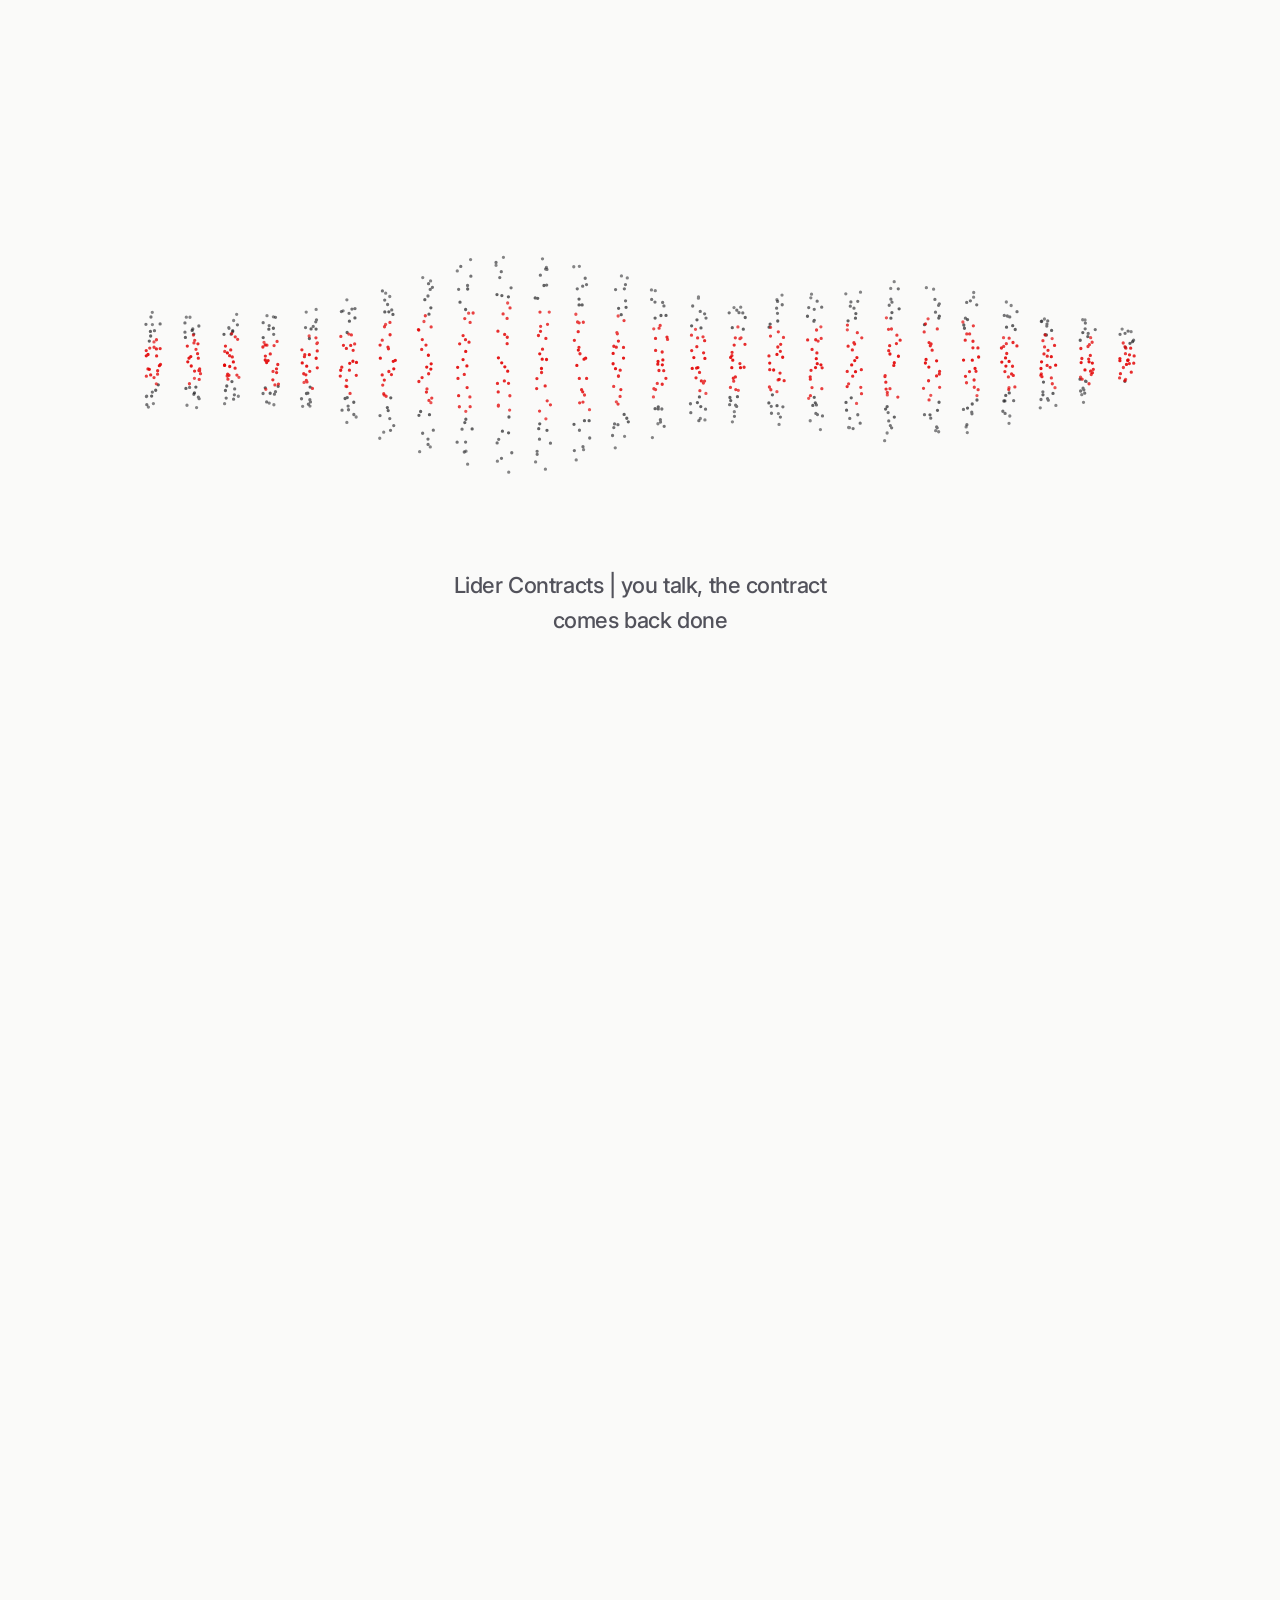
<file: index.html>
<!DOCTYPE html><html lang="pt-BR"><head><meta charset="utf-8"><meta name="viewport" content="width=device-width,initial-scale=1"><title>Contrato e invoice em inglês pelo WhatsApp | Lider Contracts</title><meta name="description" content="Mande um áudio no WhatsApp e receba contrato, orçamento e invoice em inglês, com a sua marca. Feito para quem presta serviço nos Estados Unidos."><meta name="robots" content="index,follow,max-image-preview:large"><link rel="canonical" href="https://lidercontracts.com/"><link rel="alternate" hreflang="pt-BR" href="https://lidercontracts.com/"><link rel="alternate" hreflang="en" href="https://lidercontracts.com/en/"><link rel="alternate" hreflang="es" href="https://lidercontracts.com/es/"><link rel="alternate" hreflang="x-default" href="https://lidercontracts.com/en/"><meta property="og:type" content="website"><meta property="og:url" content="https://lidercontracts.com/"><meta property="og:title" content="Você fala. O contrato sai pronto, em inglês."><meta property="og:description" content="Um áudio no WhatsApp vira contrato e invoice em inglês, com o nome e a logo da sua empresa."><meta property="og:locale" content="pt_BR"><meta property="og:site_name" content="Lider Contracts"><meta name="twitter:card" content="summary_large_image"><meta name="twitter:title" content="Você fala. O contrato sai pronto, em inglês."><meta name="twitter:description" content="Um áudio no WhatsApp vira contrato e invoice em inglês, com o nome e a logo da sua empresa."><link rel="icon" type="image/png" href="/assets/favicon.png"><link rel="apple-touch-icon" href="/assets/favicon.png"><meta name="theme-color" content="#fafaf9"><link rel="preconnect" href="https://fonts.googleapis.com"><link rel="preconnect" href="https://fonts.gstatic.com" crossorigin><link href="https://fonts.googleapis.com/css2?family=Inter:wght@400;500;600;700&family=JetBrains+Mono:wght@500;600&display=swap" rel="stylesheet"><link rel="stylesheet" href="/assets/site-us.css?v=20261125"><script>!function(){if("http:"===location.protocol||"https:"===location.protocol){var t="lidercommerce_us_lingua",a=(document.documentElement.getAttribute("lang")||"pt").slice(0,2);if("/"===location.pathname||"/index.html"===location.pathname){var e=location.search+location.hash,o=null;try{o=localStorage.getItem(t)}catch(t){}if(o)"pt"!==o&&n(o);else if(!/bot|crawl|spider|slurp|googlebot|bingpreview|duckduck|yandex|baidu/i.test(navigator.userAgent||"")){var l=(navigator.languages&&navigator.languages[0]||navigator.language||"").slice(0,2).toLowerCase();"es"===l?n("es"):l&&"pt"!==l&&n("en")}}else try{localStorage.setItem(t,a)}catch(t){}}function n(t){location.replace("/"+t+"/"+e)}}()</script><script>!function(){var e=document.documentElement,a=location.search;if(!(a.indexOf("sem-abertura")>-1)){if(!(a.indexOf("abertura")>-1)){try{if("1"===sessionStorage.getItem("lidercommerce_us_abertura_vista_v1"))return}catch(e){}if(window.matchMedia&&window.matchMedia("(prefers-reduced-motion: reduce)").matches)return}var t=document.createElement("style");t.textContent=".abertura-ativa,.abertura-ativa body{overflow:hidden;background:#fafaf9}.abertura-ativa body>*:not(.abertura){visibility:hidden}.abertura{visibility:visible}",document.head.appendChild(t),e.className+=" abertura-ativa",setTimeout(function(){e.classList.remove("abertura-ativa")},9e3)}}()</script><script src="/assets/abertura-us.js?v=20261125" defer="defer"></script><script type="application/ld+json">[{"@context":"https://schema.org","@type":"SoftwareApplication","name":"Lider Contracts","applicationCategory":"BusinessApplication","operatingSystem":"WhatsApp","inLanguage":"pt-BR","url":"https://lidercontracts.com/","description":"Mande um áudio no WhatsApp e receba contrato, orçamento e invoice em inglês, com a sua marca. Feito para quem presta serviço nos Estados Unidos.","offers":[{"@type":"Offer","name":"Grátis","price":"0","priceCurrency":"USD","description":"Para experimentar antes de decidir."},{"@type":"Offer","name":"Plus","price":"4","priceCurrency":"USD","description":"$48 por ano, num pagamento só"},{"@type":"Offer","name":"Pro","price":"18","priceCurrency":"USD","description":"$216 por ano, num pagamento só"}]},{"@context":"https://schema.org","@type":"FAQPage","inLanguage":"pt-BR","mainEntity":[{"@type":"Question","name":"Preciso saber inglês?","acceptedAnswer":{"@type":"Answer","text":"Não. Você fala em português ou em espanhol e o documento sai em inglês. O resumo que volta para você conferir vem na sua língua."}},{"@type":"Question","name":"Preciso baixar algum aplicativo?","acceptedAnswer":{"@type":"Answer","text":"Não. Tudo acontece no WhatsApp que você já usa todo dia. A central no computador serve para consultar o que já saiu."}},{"@type":"Question","name":"O contrato vale nos Estados Unidos?","acceptedAnswer":{"@type":"Answer","text":"Ele traz as partes, o serviço, os valores, o sinal e os campos de assinatura, no formato usado no dia a dia de quem presta serviço. Para obra grande ou caso fora do comum, vale passar com um advogado antes."}},{"@type":"Question","name":"Posso colocar a minha logo?","acceptedAnswer":{"@type":"Answer","text":"Pode. Nome, logo, endereço, sinal padrão e garantia ficam guardados uma vez e entram sozinhos em todo documento."}},{"@type":"Question","name":"E se o valor mudar depois?","acceptedAnswer":{"@type":"Answer","text":"Peça o ajuste no mesmo áudio ou por texto. Sai uma versão nova na hora, sem precisar recomeçar."}},{"@type":"Question","name":"Como eu cancelo?","acceptedAnswer":{"@type":"Answer","text":"Pelo próprio WhatsApp ou pela central, quando quiser. Sem multa e sem fidelidade."}}]}]</script></head><body><div class="abertura" aria-hidden="true"><p class="abertura-frase" data-frase="Lider Contracts | você fala, o contrato sai pronto"></p></div><header class="topo" id="topo"><div class="topo-caixa wrap"><a href="/" class="marca" aria-label="Lider Contracts" translate="no"><img src="/assets/logo-lc-marca.png" alt=""> <span translate="no" class="notranslate">Lider<i>Contracts</i></span></a><div class="topo-acoes"><nav class="linguas" aria-label="Idioma"><a href="/" aria-current="true" hreflang="pt-BR" lang="pt-BR">PT</a> <a href="/en/" hreflang="en" lang="en">EN</a> <a href="/es/" hreflang="es" lang="es">ES</a></nav><a href="#planos" class="topo-link some">Planos</a> <a href="https://lidercontracts.com/app/" class="topo-link">Entrar</a> <a href="#planos" class="btn btn-marca btn-p">Assinar</a></div></div></header><main><section class="hero"><div class="wrap"><div class="hero-grade"><div class="hero-texto"><span class="etiqueta-marca">Para quem presta serviço nos Estados Unidos</span><h1 class="display">Você fala. <span class="realce">O contrato sai pronto.</span></h1><p class="hero-tese">Grave um áudio no WhatsApp contando o cliente, o serviço e o valor. Em menos de um minuto volta um contrato e um invoice em inglês, com o nome e a logo da sua empresa.</p><div class="hero-acoes"><a href="#" class="btn btn-marca btn-g" data-wa><svg viewBox="0 0 24 24" fill="currentColor" aria-hidden="true"><path d="M12.04 2C6.58 2 2.13 6.45 2.13 11.91c0 1.75.46 3.45 1.32 4.95L2 22l5.25-1.38a9.9 9.9 0 0 0 4.79 1.22h.01c5.46 0 9.91-4.45 9.91-9.91 0-2.65-1.03-5.14-2.9-7.01A9.82 9.82 0 0 0 12.04 2Zm0 18.15h-.01a8.2 8.2 0 0 1-4.19-1.15l-.3-.18-3.12.82.83-3.04-.2-.31a8.22 8.22 0 0 1-1.26-4.38c0-4.54 3.7-8.24 8.25-8.24 2.2 0 4.27.86 5.83 2.42a8.19 8.19 0 0 1 2.41 5.83c0 4.54-3.7 8.23-8.24 8.23Zm4.52-6.16c-.25-.12-1.47-.72-1.69-.81-.23-.08-.39-.12-.56.13-.16.24-.64.8-.78.97-.14.16-.29.18-.54.06-.25-.12-1.05-.39-1.99-1.23-.74-.66-1.23-1.47-1.38-1.72-.14-.25-.01-.38.11-.5.11-.11.25-.29.37-.43.13-.15.17-.25.25-.41.08-.17.04-.31-.02-.43-.06-.12-.56-1.34-.76-1.84-.2-.48-.4-.42-.56-.43h-.48c-.16 0-.43.06-.65.31-.22.25-.86.84-.86 2.05s.88 2.38 1 2.54c.12.17 1.73 2.64 4.2 3.71.59.25 1.04.4 1.4.52.59.19 1.12.16 1.55.1.47-.07 1.47-.6 1.67-1.18.21-.58.21-1.07.15-1.18-.06-.1-.22-.17-.47-.29Z"/></svg> Testar grátis no WhatsApp </a><a href="#como" class="btn btn-linha btn-g">Ver como funciona</a></div><div class="selos"><span class="selo"><svg viewBox="0 0 24 24" fill="none" stroke="currentColor" stroke-width="2.6" stroke-linecap="round" stroke-linejoin="round" aria-hidden="true"><path d="M20 6 9 17l-5-5"/></svg>Começa de graça</span> <span class="selo"><svg viewBox="0 0 24 24" fill="none" stroke="currentColor" stroke-width="2.6" stroke-linecap="round" stroke-linejoin="round" aria-hidden="true"><path d="M20 6 9 17l-5-5"/></svg>Sem cartão</span> <span class="selo"><svg viewBox="0 0 24 24" fill="none" stroke="currentColor" stroke-width="2.6" stroke-linecap="round" stroke-linejoin="round" aria-hidden="true"><path d="M20 6 9 17l-5-5"/></svg>Sem baixar aplicativo</span></div></div><div class="cena" data-demo="1" aria-label="Exemplo de uma conversa no WhatsApp e do contrato que sai dela"><div class="aparelho"><div class="fone"><div class="fone-tela"><div class="fone-ilha"></div><div class="fone-topo"><span class="mono">9:41</span> <span class="fone-sinal"><svg viewBox="0 0 24 24" fill="currentColor" aria-hidden="true"><path d="M2 20h3v-6H2v6Zm5 0h3V9H7v11Zm5 0h3V4h-3v16Zm5 0h3v-9h-3v9Z"/></svg> <svg viewBox="0 0 24 24" fill="currentColor" aria-hidden="true"><path d="M2 6h16a2 2 0 0 1 2 2v8a2 2 0 0 1-2 2H2a2 2 0 0 1-2-2V8a2 2 0 0 1 2-2Zm1 2v8h14V8H3Zm19 2v4h1v-4h-1Z"/></svg></span></div><div class="chat-topo"><span class="chat-voltar"><svg viewBox="0 0 24 24" fill="none" stroke="currentColor" stroke-width="2.4" stroke-linecap="round" stroke-linejoin="round" aria-hidden="true"><path d="m15 18-6-6 6-6"/></svg></span><span class="chat-face"><svg viewBox="0 0 24 24" fill="currentColor" aria-hidden="true"><path d="M12 2a2 2 0 0 1 2 2v1h1a5 5 0 0 1 5 5v5a5 5 0 0 1-5 5H9a5 5 0 0 1-5-5v-5a5 5 0 0 1 5-5h1V4a2 2 0 0 1 2-2Zm-2.5 9a1.5 1.5 0 1 0 0 3 1.5 1.5 0 0 0 0-3Zm5 0a1.5 1.5 0 1 0 0 3 1.5 1.5 0 0 0 0-3Z"/></svg> </span><span class="chat-nome"><b translate="no" class="notranslate">Lider Contracts</b><span>online</span></span> <span class="chat-icones"><svg viewBox="0 0 24 24" fill="none" stroke="currentColor" stroke-width="2" aria-hidden="true"><path d="m23 7-7 5 7 5V7Z"/><rect x="1" y="5" width="15" height="14" rx="2"/></svg> <svg viewBox="0 0 24 24" fill="none" stroke="currentColor" stroke-width="2" aria-hidden="true"><path d="M22 16.92v3a2 2 0 0 1-2.18 2 19.8 19.8 0 0 1-8.63-3.07 19.5 19.5 0 0 1-6-6A19.8 19.8 0 0 1 2.12 4.2 2 2 0 0 1 4.11 2h3a2 2 0 0 1 2 1.72c.13.96.36 1.9.7 2.81a2 2 0 0 1-.45 2.11L8.1 9.9a16 16 0 0 0 6 6l1.26-1.26a2 2 0 0 1 2.11-.45c.9.34 1.85.57 2.81.7A2 2 0 0 1 22 16.92Z"/></svg></span></div><div class="chat"><div class="conversa" data-para="1"><span class="chat-dia">Hoje</span><div class="balao balao-eu"><div class="audio"><span class="audio-play"><svg viewBox="0 0 24 24" fill="currentColor" aria-hidden="true"><path d="M8 5v14l11-7L8 5Z"/></svg></span><span class="audio-onda" aria-hidden="true"><i class="on" style="height:6px"></i><i class="on" style="height:12px"></i><i class="on" style="height:18px"></i><i class="on" style="height:9px"></i><i class="on" style="height:15px"></i><i class="on" style="height:20px"></i><i style="height:11px"></i><i style="height:16px"></i><i style="height:7px"></i><i style="height:13px"></i><i style="height:18px"></i><i style="height:9px"></i><i style="height:14px"></i><i style="height:6px"></i><i style="height:11px"></i><i style="height:16px"></i> </span><span class="audio-tempo mono">0:38</span></div><span class="balao-hora mono">9:41<svg viewBox="0 0 24 24" fill="currentColor" aria-hidden="true"><path d="M18.4 6.6 9.9 15.1 7 12.2l-1.4 1.4 4.3 4.3 9.9-9.9-1.4-1.4Z"/><path d="M22.6 6.6 14.1 15.1l-.8-.8-1.4 1.4 2.2 2.2 9.9-9.9-1.4-1.4Z"/></svg></span></div><div class="balao balao-ela">Pintura interna para Karen Miller, 3 quartos. US$ 4.850 com 30% de sinal. Confere?<div class="balao-botoes"><span>Gerar PDF</span><span>Ajustar</span></div><span class="balao-hora mono">9:41</span></div><div class="balao balao-eu">Isso mesmo, pode gerar<span class="balao-hora mono">9:42<svg viewBox="0 0 24 24" fill="currentColor" aria-hidden="true"><path d="M18.4 6.6 9.9 15.1 7 12.2l-1.4 1.4 4.3 4.3 9.9-9.9-1.4-1.4Z"/><path d="M22.6 6.6 14.1 15.1l-.8-.8-1.4 1.4 2.2 2.2 9.9-9.9-1.4-1.4Z"/></svg></span></div><div class="balao balao-ela"><div class="anexo"><span class="anexo-icone">PDF</span> <span><b>Contract-1042.pdf</b><span>2 páginas · PDF</span></span></div>Pronto. É só encaminhar para a cliente. <span class="balao-hora mono">9:42</span></div></div><div class="conversa" data-para="2"><span class="chat-dia">Hoje</span><div class="balao balao-eu">Can you start next Monday? And are you insured?<span class="balao-hora mono">9:12<svg viewBox="0 0 24 24" fill="currentColor" aria-hidden="true"><path d="M18.4 6.6 9.9 15.1 7 12.2l-1.4 1.4 4.3 4.3 9.9-9.9-1.4-1.4Z"/><path d="M22.6 6.6 14.1 15.1l-.8-.8-1.4 1.4 2.2 2.2 9.9-9.9-1.4-1.4Z"/></svg></span></div><div class="balao balao-ela">A cliente perguntou se você começa na segunda e se você tem seguro. <span class="balao-rotulo">Resposta pronta em inglês</span> <span class="balao-caixa" lang="en">Yes, I can start Monday at 8 AM. I am fully insured and I can send you the certificate today.</span><div class="balao-botoes"><span>Copiar</span><span>Mudar o tom</span></div><span class="balao-hora mono">9:12</span></div></div><div class="conversa" data-para="3"><span class="chat-dia">Hoje</span><div class="balao balao-eu">Quanto eu cobro para pintar 3 quartos em Orlando?<span class="balao-hora mono">8:05<svg viewBox="0 0 24 24" fill="currentColor" aria-hidden="true"><path d="M18.4 6.6 9.9 15.1 7 12.2l-1.4 1.4 4.3 4.3 9.9-9.9-1.4-1.4Z"/><path d="M22.6 6.6 14.1 15.1l-.8-.8-1.4 1.4 2.2 2.2 9.9-9.9-1.4-1.4Z"/></svg></span></div><div class="balao balao-ela"><span class="balao-rotulo">O que se cobra na sua região</span><div class="faixa-preco"><div class="faixa-trilho"><i></i><b></b></div><div class="faixa-pontas mono"><span>$3,500</span><span>$5,200</span></div><div class="faixa-media">Média <b class="mono">$4,500</b></div></div>Pelo tamanho e pelo acabamento que você faz, sugiro US$ 4.850 com 30% de sinal.<div class="balao-botoes"><span class="so-um">Usar US$ 4.850</span></div><span class="balao-hora mono">8:05</span></div></div><div class="conversa" data-para="4"><span class="chat-dia">Hoje</span><div class="balao balao-eu balao-foto"><span class="foto" aria-hidden="true"><i></i></span> O que é essa mancha? Dá para pintar por cima? <span class="balao-hora mono">16:40<svg viewBox="0 0 24 24" fill="currentColor" aria-hidden="true"><path d="M18.4 6.6 9.9 15.1 7 12.2l-1.4 1.4 4.3 4.3 9.9-9.9-1.4-1.4Z"/><path d="M22.6 6.6 14.1 15.1l-.8-.8-1.4 1.4 2.2 2.2 9.9-9.9-1.4-1.4Z"/></svg></span></div><div class="balao balao-ela">Pela foto é infiltração: a mancha escura com a borda amarelada vem de água. Pintar por cima volta em duas semanas.<ol class="passos-chat"><li>Achar de onde vem a água</li><li>Tratar a umidade e lixar</li><li>Selador e duas demãos</li></ol><span class="balao-hora mono">16:41</span></div></div></div><div class="chat-pe"><span class="chat-campo">Mensagem<svg viewBox="0 0 24 24" fill="none" stroke="currentColor" stroke-width="2" aria-hidden="true"><path d="M21.44 11.05 12.25 20.24a6 6 0 0 1-8.49-8.49l9.19-9.19a4 4 0 0 1 5.66 5.66l-9.2 9.19a2 2 0 0 1-2.83-2.83l8.49-8.48"/></svg></span><span class="chat-mic"><svg viewBox="0 0 24 24" fill="currentColor" aria-hidden="true"><path d="M12 15a3 3 0 0 0 3-3V6a3 3 0 0 0-6 0v6a3 3 0 0 0 3 3Zm5-3a5 5 0 0 1-10 0H5a7 7 0 0 0 6 6.92V22h2v-3.08A7 7 0 0 0 19 12h-2Z"/></svg></span></div></div></div><div class="flutua flutua-1" data-para="1"><span class="flutua-face">KM</span> <span><span>Cliente</span><b>Karen Miller</b></span></div><div class="flutua flutua-2" data-para="1"><span class="flutua-face"><svg viewBox="0 0 24 24" fill="none" stroke="currentColor" stroke-width="2.2" stroke-linecap="round" aria-hidden="true"><path d="M19 11H5m14 0a2 2 0 0 1 2 2v6a2 2 0 0 1-2 2H5a2 2 0 0 1-2-2v-6a2 2 0 0 1 2-2m14 0V7a2 2 0 0 0-2-2H7a2 2 0 0 0-2 2v4"/></svg></span><span><span>Serviço</span><b>Pintura interna</b></span></div><div class="flutua flutua-3" data-para="1"><span class="flutua-face"><svg viewBox="0 0 24 24" fill="none" stroke="currentColor" stroke-width="2.4" stroke-linecap="round" aria-hidden="true"><path d="M12 1v22M17 5H9.5a3.5 3.5 0 0 0 0 7h5a3.5 3.5 0 0 1 0 7H6"/></svg></span><span><span>Total</span><b class="mono">US$ 4.850</b></span></div><div class="flutua flutua-2" data-para="2"><span class="flutua-face"><svg viewBox="0 0 24 24" fill="none" stroke="currentColor" stroke-width="2.2" stroke-linecap="round" stroke-linejoin="round" aria-hidden="true"><circle cx="12" cy="12" r="10"/><path d="M2 12h20M12 2a15.3 15.3 0 0 1 4 10 15.3 15.3 0 0 1-4 10 15.3 15.3 0 0 1-4-10 15.3 15.3 0 0 1 4-10Z"/></svg></span><span><span>Chegou em</span><b>Inglês</b></span></div><div class="flutua flutua-3" data-para="2"><span class="flutua-face"><svg viewBox="0 0 24 24" fill="none" stroke="currentColor" stroke-width="2.4" stroke-linecap="round" stroke-linejoin="round" aria-hidden="true"><path d="m17 2 4 4-4 4M3 11V9a4 4 0 0 1 4-4h14M7 22l-4-4 4-4M21 13v2a4 4 0 0 1-4 4H3"/></svg></span><span><span>Traduzido</span><b>Nos dois sentidos</b></span></div><div class="flutua flutua-2" data-para="3"><span class="flutua-face"><svg viewBox="0 0 24 24" fill="none" stroke="currentColor" stroke-width="2.2" stroke-linecap="round" stroke-linejoin="round" aria-hidden="true"><path d="M21 10c0 7-9 13-9 13s-9-6-9-13a9 9 0 0 1 18 0Z"/><circle cx="12" cy="10" r="3"/></svg></span><span><span>Região</span><b>Orlando, FL</b></span></div><div class="flutua flutua-3" data-para="3"><span class="flutua-face"><svg viewBox="0 0 24 24" fill="none" stroke="currentColor" stroke-width="2.4" stroke-linecap="round" stroke-linejoin="round" aria-hidden="true"><path d="M3 17l6-6 4 4 7-7"/><path d="M14 8h6v6"/></svg></span><span><span>Média da região</span><b class="mono">US$ 4.500</b></span></div><div class="flutua flutua-2" data-para="4"><span class="flutua-face"><svg viewBox="0 0 24 24" fill="none" stroke="currentColor" stroke-width="2.2" stroke-linecap="round" stroke-linejoin="round" aria-hidden="true"><rect x="3" y="3" width="18" height="18" rx="2"/><circle cx="8.5" cy="8.5" r="1.5"/><path d="m21 15-5-5L5 21"/></svg></span><span><span>Foto</span><b>Parede da sala</b></span></div><div class="flutua flutua-3" data-para="4"><span class="flutua-face"><svg viewBox="0 0 24 24" fill="none" stroke="currentColor" stroke-width="2.4" stroke-linecap="round" stroke-linejoin="round" aria-hidden="true"><path d="M12 2a7 7 0 0 0-4 12.7V17a2 2 0 0 0 2 2h4a2 2 0 0 0 2-2v-2.3A7 7 0 0 0 12 2Z"/><path d="M9 22h6"/></svg></span><span><span>Diagnóstico</span><b>Infiltração</b></span></div><div class="doc" data-para="1"><span class="doc-selo"><svg viewBox="0 0 24 24" fill="none" stroke="currentColor" stroke-width="3" stroke-linecap="round" stroke-linejoin="round" aria-hidden="true"><path d="M20 6 9 17l-5-5"/></svg>Em inglês</span><div class="doc-topo"><span class="doc-logo">RP</span> <span><b>Rivera Painting LLC</b><span>Orlando, FL</span></span></div><div class="doc-titulo">CONTRACT</div><div class="doc-para">Prepared for Karen Miller</div><div class="doc-linha"><span>Interior painting, 3 bedrooms</span><b class="mono">$3,600</b></div><div class="doc-linha"><span>Ceilings and trim</span><b class="mono">$850</b></div><div class="doc-linha"><span>Paint and materials</span><b class="mono">$400</b></div><div class="doc-total"><span>Total</span><span class="mono">$4,850.00</span></div><div class="doc-assina"><div><i></i><span>CONTRACTOR</span></div><div><i></i><span>CLIENT</span></div></div></div></div><div class="demo"><span class="demo-chamada"><svg viewBox="0 0 24 24" fill="none" stroke="currentColor" stroke-width="2.2" stroke-linecap="round" stroke-linejoin="round" aria-hidden="true"><path d="M9 11V6a2 2 0 0 1 4 0v5m0-1.5a2 2 0 0 1 4 0V15a6 6 0 0 1-6 6h-1a6 6 0 0 1-5.2-3l-1.6-2.8a2 2 0 0 1 3.4-2L9 15"/></svg> Toque e veja ela trabalhando</span><div class="demo-abas" role="tablist" aria-label="Toque e veja ela trabalhando"><button type="button" role="tab" aria-selected="true" data-aba="1" class="on">Orçamento por áudio</button> <button type="button" role="tab" aria-selected="false" data-aba="2">Inglês nas mensagens</button> <button type="button" role="tab" aria-selected="false" data-aba="3">Quanto cobrar</button> <button type="button" role="tab" aria-selected="false" data-aba="4">Dúvida por foto</button></div></div></div></div></div></section><section class="faixa faixa-papel" id="recursos"><div class="wrap"><div class="cabeca"><span class="etiqueta">O que ela faz por você</span><h2 class="display">Quatro coisas que você deixa de fazer à noite</h2><p>O trabalho de escritório que sobra para depois do serviço, resolvido no mesmo WhatsApp em que você já fala com o cliente.</p></div><div class="recursos"><article class="recurso"><span class="recurso-icone"><svg viewBox="0 0 24 24" fill="currentColor" aria-hidden="true"><path d="M12 15a3 3 0 0 0 3-3V6a3 3 0 0 0-6 0v6a3 3 0 0 0 3 3Zm5-3a5 5 0 0 1-10 0H5a7 7 0 0 0 6 6.92V22h2v-3.08A7 7 0 0 0 19 12h-2Z"/></svg></span><h3>Orçamento por áudio</h3><p>Você grava do jeito que falaria com o cliente. O serviço, o valor e as condições saem do áudio e viram documento.</p></article><article class="recurso"><span class="recurso-icone"><svg viewBox="0 0 24 24" fill="none" stroke="currentColor" stroke-width="2" stroke-linecap="round" stroke-linejoin="round" aria-hidden="true"><circle cx="12" cy="12" r="10"/><path d="M2 12h20M12 2a15.3 15.3 0 0 1 4 10 15.3 15.3 0 0 1-4 10 15.3 15.3 0 0 1-4-10 15.3 15.3 0 0 1 4-10Z"/></svg></span><h3>Inglês sem travar</h3><p>O documento sai em inglês americano, no formato que o cliente daqui espera ler e assinar.</p></article><article class="recurso"><span class="recurso-icone"><svg viewBox="0 0 24 24" fill="none" stroke="currentColor" stroke-width="2" stroke-linecap="round" stroke-linejoin="round" aria-hidden="true"><path d="M12 1v22M17 5H9.5a3.5 3.5 0 0 0 0 7h5a3.5 3.5 0 0 1 0 7H6"/></svg></span><h3>Quanto cobrar</h3><p>Na dúvida do preço, pergunte antes de mandar. Você recebe a faixa praticada no seu tipo de serviço e na sua região.</p></article><article class="recurso"><span class="recurso-icone"><svg viewBox="0 0 24 24" fill="none" stroke="currentColor" stroke-width="2" stroke-linecap="round" stroke-linejoin="round" aria-hidden="true"><rect x="3" y="3" width="18" height="18" rx="2"/><circle cx="8.5" cy="8.5" r="1.5"/><path d="m21 15-5-5L5 21"/></svg></span><h3>Foto vira resposta</h3><p>Mande a foto do serviço ou de um papel que você recebeu e pergunte o que precisar. A resposta volta no mesmo lugar.</p></article></div></div></section><section class="faixa" id="como"><div class="wrap"><div class="cabeca"><span class="etiqueta">Como funciona</span><h2 class="display">Três passos, um minuto</h2></div><div class="passos"><div class="passo"><span class="passo-icone"><span class="passo-num">1</span><svg viewBox="0 0 24 24" fill="currentColor" aria-hidden="true"><path d="M12 15a3 3 0 0 0 3-3V6a3 3 0 0 0-6 0v6a3 3 0 0 0 3 3Zm5-3a5 5 0 0 1-10 0H5a7 7 0 0 0 6 6.92V22h2v-3.08A7 7 0 0 0 19 12h-2Z"/></svg></span><h3>Fale</h3><p>Cliente, serviço e valor, num áudio só.</p></div><div class="passo"><span class="passo-icone"><span class="passo-num">2</span><svg viewBox="0 0 24 24" fill="none" stroke="currentColor" stroke-width="2" stroke-linecap="round" stroke-linejoin="round" aria-hidden="true"><path d="M9 11V6a2 2 0 0 1 4 0v5m0-1.5a2 2 0 0 1 4 0V15a6 6 0 0 1-6 6h-1a6 6 0 0 1-5.2-3l-1.6-2.8a2 2 0 0 1 3.4-2L9 15"/></svg></span><h3>Confira</h3><p>Leia o resumo e toque em Gerar PDF.</p></div><div class="passo"><span class="passo-icone"><span class="passo-num">3</span><svg viewBox="0 0 24 24" fill="none" stroke="currentColor" stroke-width="2" stroke-linecap="round" stroke-linejoin="round" aria-hidden="true"><path d="m22 2-7 20-4-9-9-4 20-7Z"/></svg></span><h3>Envie</h3><p>Em inglês, com a sua marca, pronto para assinar.</p></div></div></div></section><section class="faixa faixa-papel" id="para-quem"><div class="wrap"><div class="cabeca"><span class="etiqueta">Para quem é</span><h2 class="display">Feito para quem trabalha com as mãos</h2><p>Se você fecha o serviço na conversa e depois perde a noite montando papel, é para você.</p></div><div class="oficios"><span class="oficio"><svg viewBox="0 0 24 24" fill="none" stroke="currentColor" stroke-width="2.6" stroke-linecap="round" stroke-linejoin="round" aria-hidden="true"><path d="M20 6 9 17l-5-5"/></svg>Pintura</span><span class="oficio"><svg viewBox="0 0 24 24" fill="none" stroke="currentColor" stroke-width="2.6" stroke-linecap="round" stroke-linejoin="round" aria-hidden="true"><path d="M20 6 9 17l-5-5"/></svg>Limpeza</span><span class="oficio"><svg viewBox="0 0 24 24" fill="none" stroke="currentColor" stroke-width="2.6" stroke-linecap="round" stroke-linejoin="round" aria-hidden="true"><path d="M20 6 9 17l-5-5"/></svg>Jardinagem e paisagismo</span><span class="oficio"><svg viewBox="0 0 24 24" fill="none" stroke="currentColor" stroke-width="2.6" stroke-linecap="round" stroke-linejoin="round" aria-hidden="true"><path d="M20 6 9 17l-5-5"/></svg>Elétrica</span><span class="oficio"><svg viewBox="0 0 24 24" fill="none" stroke="currentColor" stroke-width="2.6" stroke-linecap="round" stroke-linejoin="round" aria-hidden="true"><path d="M20 6 9 17l-5-5"/></svg>Encanamento</span><span class="oficio"><svg viewBox="0 0 24 24" fill="none" stroke="currentColor" stroke-width="2.6" stroke-linecap="round" stroke-linejoin="round" aria-hidden="true"><path d="M20 6 9 17l-5-5"/></svg>Reforma e construção</span><span class="oficio"><svg viewBox="0 0 24 24" fill="none" stroke="currentColor" stroke-width="2.6" stroke-linecap="round" stroke-linejoin="round" aria-hidden="true"><path d="M20 6 9 17l-5-5"/></svg>Mudanças</span><span class="oficio"><svg viewBox="0 0 24 24" fill="none" stroke="currentColor" stroke-width="2.6" stroke-linecap="round" stroke-linejoin="round" aria-hidden="true"><path d="M20 6 9 17l-5-5"/></svg>Lavagem e detailing</span></div></div></section><section class="faixa" id="central"><div class="wrap"><div class="cabeca"><span class="etiqueta-marca">Sua central</span><h2 class="display">Você conversa no WhatsApp. Tudo fica guardado.</h2><p>Além da conversa, você tem uma central com todos os documentos que já saíram, o seu plano e os dados da sua empresa.</p></div><div class="central"><div class="abas"><div class="aba ativa"><span class="aba-icone"><svg viewBox="0 0 24 24" fill="none" stroke="currentColor" stroke-width="2" stroke-linecap="round" stroke-linejoin="round" aria-hidden="true"><path d="m3 9 9-7 9 7v11a2 2 0 0 1-2 2H5a2 2 0 0 1-2-2V9Z"/><path d="M9 22V12h6v10"/></svg></span><span><b>Início</b><p>O seu plano, quanto você já usou no mês e os últimos documentos.</p></span></div><div class="aba"><span class="aba-icone"><svg viewBox="0 0 24 24" fill="none" stroke="currentColor" stroke-width="2" stroke-linecap="round" stroke-linejoin="round" aria-hidden="true"><path d="M14 2H6a2 2 0 0 0-2 2v16a2 2 0 0 0 2 2h12a2 2 0 0 0 2-2V8Z"/><path d="M14 2v6h6M16 13H8M16 17H8"/></svg></span><span><b>Documentos</b><p>Todo contrato, orçamento e invoice guardado, pronto para baixar de novo.</p></span></div><div class="aba"><span class="aba-icone"><svg viewBox="0 0 24 24" fill="none" stroke="currentColor" stroke-width="2" stroke-linecap="round" stroke-linejoin="round" aria-hidden="true"><rect x="2" y="7" width="20" height="14" rx="2"/><path d="M16 21V5a2 2 0 0 0-2-2h-4a2 2 0 0 0-2 2v16"/></svg></span><span><b>Meu negócio</b><p>Nome, logo, endereço, sinal padrão e garantia. Entram em todo documento.</p></span></div><div class="aba"><span class="aba-icone"><svg viewBox="0 0 24 24" fill="none" stroke="currentColor" stroke-width="2" stroke-linecap="round" stroke-linejoin="round" aria-hidden="true"><rect x="2" y="5" width="20" height="14" rx="2"/><path d="M2 10h20"/></svg></span><span><b>Plano e cobrança</b><p>Mude de plano, troque o cartão e veja as faturas quando quiser.</p></span></div></div><div><div class="janela"><div class="janela-barra"><span class="janela-bolas"><i></i><i></i><i></i></span> <span class="janela-url mono">lidercontracts.com/app</span></div><div class="painel"><div class="painel-lado"><div class="painel-marca"><i><svg viewBox="0 0 24 24" fill="currentColor" aria-hidden="true"><path d="M12 2a2 2 0 0 1 2 2v1h1a5 5 0 0 1 5 5v5a5 5 0 0 1-5 5H9a5 5 0 0 1-5-5v-5a5 5 0 0 1 5-5h1V4a2 2 0 0 1 2-2Zm-2.5 9a1.5 1.5 0 1 0 0 3 1.5 1.5 0 0 0 0-3Zm5 0a1.5 1.5 0 1 0 0 3 1.5 1.5 0 0 0 0-3Z"/></svg></i><span translate="no" class="notranslate">Lider Contracts</span></div><div class="painel-item on"><svg viewBox="0 0 24 24" fill="none" stroke="currentColor" stroke-width="2" stroke-linecap="round" stroke-linejoin="round" aria-hidden="true"><path d="m3 9 9-7 9 7v11a2 2 0 0 1-2 2H5a2 2 0 0 1-2-2V9Z"/></svg>Início</div><div class="painel-item"><svg viewBox="0 0 24 24" fill="none" stroke="currentColor" stroke-width="2" stroke-linecap="round" stroke-linejoin="round" aria-hidden="true"><path d="M14 2H6a2 2 0 0 0-2 2v16a2 2 0 0 0 2 2h12a2 2 0 0 0 2-2V8Z"/><path d="M14 2v6h6"/></svg>Documentos</div><div class="painel-item"><svg viewBox="0 0 24 24" fill="none" stroke="currentColor" stroke-width="2" stroke-linecap="round" stroke-linejoin="round" aria-hidden="true"><rect x="2" y="7" width="20" height="14" rx="2"/><path d="M16 21V5a2 2 0 0 0-2-2h-4a2 2 0 0 0-2 2v16"/></svg>Meu negócio</div><div class="painel-item"><svg viewBox="0 0 24 24" fill="none" stroke="currentColor" stroke-width="2" stroke-linecap="round" stroke-linejoin="round" aria-hidden="true"><rect x="2" y="5" width="20" height="14" rx="2"/><path d="M2 10h20"/></svg>Plano e cobrança</div></div><div class="painel-corpo"><div class="painel-ola"><b>Olá, Rivera Painting</b> <span class="pastilha"><i></i>Ativo</span></div><div class="painel-cartoes"><div class="painel-cartao"><span>Plano</span><b>Pro</b></div><div class="painel-cartao"><span>Neste mês</span><b class="mono">14 <em>documentos</em></b></div></div><div class="painel-tit">Documentos recentes</div><div class="painel-doc"><span class="anexo-icone">PDF</span><b>Karen Miller</b><span>Contrato</span><u class="mono">$4,850</u></div><div class="painel-doc"><span class="anexo-icone">PDF</span><b>Mike Brown</b><span>Invoice</span><u class="mono">$1,200</u></div><div class="painel-doc"><span class="anexo-icone">PDF</span><b>Lisa Chen</b><span>Orçamento</span><u class="mono">$2,300</u></div></div></div></div><p class="legenda">Exemplo ilustrativo da central.</p></div></div></div></section><section class="faixa faixa-papel" id="planos"><div class="wrap"><div class="cabeca"><h2 class="display">Comece grátis. Assine se gostar.</h2><p>Sem fidelidade, e sem cartão para testar.</p></div><div class="planos-area" data-cobranca="ano" id="planosArea"><div style="text-align:center"><div class="chave" role="group" aria-label="Forma de cobrança"><button type="button" class="on" data-cobranca="ano">Anual <em>-55%</em></button> <button type="button" data-cobranca="mes">Mensal</button></div></div><div class="planos"><article class="plano"><div class="plano-nome"><b>Grátis</b></div><div class="plano-valor"><b class="mono">$0</b><span>/mês</span></div><p class="plano-nota">Para experimentar antes de decidir.</p><ul><li><svg viewBox="0 0 24 24" fill="none" stroke="currentColor" stroke-width="2.6" stroke-linecap="round" stroke-linejoin="round" aria-hidden="true"><path d="M20 6 9 17l-5-5"/></svg>1 contrato e 1 invoice</li><li><svg viewBox="0 0 24 24" fill="none" stroke="currentColor" stroke-width="2.6" stroke-linecap="round" stroke-linejoin="round" aria-hidden="true"><path d="M20 6 9 17l-5-5"/></svg>Com marca d’água</li><li><svg viewBox="0 0 24 24" fill="none" stroke="currentColor" stroke-width="2.6" stroke-linecap="round" stroke-linejoin="round" aria-hidden="true"><path d="M20 6 9 17l-5-5"/></svg>Sem cartão</li></ul><a href="#" class="btn btn-linha" data-wa>Testar grátis</a></article><article class="plano plano-top"><span class="plano-fita">Recomendado</span><div class="plano-nome"><b>Plus</b><span class="plano-economia por-ano">Economize 55%</span></div><div class="plano-valor"><b class="mono por-ano">$4</b><b class="mono por-mes">$9</b> <span>/mês</span><s class="mono por-ano">$9</s></div><p class="plano-nota por-ano">$48 por ano, num pagamento só</p><p class="plano-nota por-mes">Cobrado todo mês</p><ul><li><svg viewBox="0 0 24 24" fill="none" stroke="currentColor" stroke-width="2.6" stroke-linecap="round" stroke-linejoin="round" aria-hidden="true"><path d="M20 6 9 17l-5-5"/></svg><span class="por-ano">120 documentos por ano</span><span class="por-mes">20 documentos por mês</span></li><li><svg viewBox="0 0 24 24" fill="none" stroke="currentColor" stroke-width="2.6" stroke-linecap="round" stroke-linejoin="round" aria-hidden="true"><path d="M20 6 9 17l-5-5"/></svg>Sem marca d’água</li><li><svg viewBox="0 0 24 24" fill="none" stroke="currentColor" stroke-width="2.6" stroke-linecap="round" stroke-linejoin="round" aria-hidden="true"><path d="M20 6 9 17l-5-5"/></svg>A sua marca em todo documento</li></ul><a href="#" class="btn btn-marca" data-wa="plus">Pegar o Plus</a></article><article class="plano"><div class="plano-nome"><b>Pro</b><span class="plano-economia por-ano">Economize 21%</span></div><div class="plano-valor"><b class="mono por-ano">$18</b><b class="mono por-mes">$23</b> <span>/mês</span><s class="mono por-ano">$23</s></div><p class="plano-nota por-ano">$216 por ano, num pagamento só</p><p class="plano-nota por-mes">Cobrado todo mês</p><ul><li><svg viewBox="0 0 24 24" fill="none" stroke="currentColor" stroke-width="2.6" stroke-linecap="round" stroke-linejoin="round" aria-hidden="true"><path d="M20 6 9 17l-5-5"/></svg>Documentos ilimitados</li><li><svg viewBox="0 0 24 24" fill="none" stroke="currentColor" stroke-width="2.6" stroke-linecap="round" stroke-linejoin="round" aria-hidden="true"><path d="M20 6 9 17l-5-5"/></svg>Sem marca d’água</li><li><svg viewBox="0 0 24 24" fill="none" stroke="currentColor" stroke-width="2.6" stroke-linecap="round" stroke-linejoin="round" aria-hidden="true"><path d="M20 6 9 17l-5-5"/></svg>Atendimento prioritário</li></ul><a href="#" class="btn btn-preto" data-wa="pro">Pegar o Pro</a></article></div><div class="planos-pe"><span><svg viewBox="0 0 24 24" fill="none" stroke="currentColor" stroke-width="2" stroke-linecap="round" stroke-linejoin="round" aria-hidden="true"><path d="M20 6 9 17l-5-5"/></svg>Cancele quando quiser</span> <span><svg viewBox="0 0 24 24" fill="none" stroke="currentColor" stroke-width="2" stroke-linecap="round" stroke-linejoin="round" aria-hidden="true"><rect x="2" y="5" width="20" height="14" rx="2"/><path d="M2 10h20"/></svg>Pagamento no cartão</span> <span><svg viewBox="0 0 24 24" fill="none" stroke="currentColor" stroke-width="2" stroke-linecap="round" stroke-linejoin="round" aria-hidden="true"><rect x="3" y="11" width="18" height="11" rx="2"/><path d="M7 11V7a5 5 0 0 1 10 0v4"/></svg>Cobrança segura</span></div></div></div></section><section class="faixa" id="perguntas"><div class="wrap"><div class="cabeca"><h2 class="display">Perguntas que todo mundo faz</h2></div><div class="faq"><details><summary>Preciso saber inglês?<svg viewBox="0 0 24 24" fill="none" stroke="currentColor" stroke-width="2.2" stroke-linecap="round" aria-hidden="true"><path d="M12 5v14M5 12h14"/></svg></summary><p>Não. Você fala em português ou em espanhol e o documento sai em inglês. O resumo que volta para você conferir vem na sua língua.</p></details><details><summary>Preciso baixar algum aplicativo?<svg viewBox="0 0 24 24" fill="none" stroke="currentColor" stroke-width="2.2" stroke-linecap="round" aria-hidden="true"><path d="M12 5v14M5 12h14"/></svg></summary><p>Não. Tudo acontece no WhatsApp que você já usa todo dia. A central no computador serve para consultar o que já saiu.</p></details><details><summary>O contrato vale nos Estados Unidos?<svg viewBox="0 0 24 24" fill="none" stroke="currentColor" stroke-width="2.2" stroke-linecap="round" aria-hidden="true"><path d="M12 5v14M5 12h14"/></svg></summary><p>Ele traz as partes, o serviço, os valores, o sinal e os campos de assinatura, no formato usado no dia a dia de quem presta serviço. Para obra grande ou caso fora do comum, vale passar com um advogado antes.</p></details><details><summary>Posso colocar a minha logo?<svg viewBox="0 0 24 24" fill="none" stroke="currentColor" stroke-width="2.2" stroke-linecap="round" aria-hidden="true"><path d="M12 5v14M5 12h14"/></svg></summary><p>Pode. Nome, logo, endereço, sinal padrão e garantia ficam guardados uma vez e entram sozinhos em todo documento.</p></details><details><summary>E se o valor mudar depois?<svg viewBox="0 0 24 24" fill="none" stroke="currentColor" stroke-width="2.2" stroke-linecap="round" aria-hidden="true"><path d="M12 5v14M5 12h14"/></svg></summary><p>Peça o ajuste no mesmo áudio ou por texto. Sai uma versão nova na hora, sem precisar recomeçar.</p></details><details><summary>Como eu cancelo?<svg viewBox="0 0 24 24" fill="none" stroke="currentColor" stroke-width="2.2" stroke-linecap="round" aria-hidden="true"><path d="M12 5v14M5 12h14"/></svg></summary><p>Pelo próprio WhatsApp ou pela central, quando quiser. Sem multa e sem fidelidade.</p></details></div></div></section><section class="fecho"><div class="wrap"><h2 class="display">O próximo orçamento pode sair em um minuto.</h2><p>Mande um áudio agora e veja o contrato chegar pronto, em inglês, com a sua marca.</p><div class="hero-acoes"><a href="#" class="btn btn-marca btn-g" data-wa><svg viewBox="0 0 24 24" fill="currentColor" aria-hidden="true"><path d="M12.04 2C6.58 2 2.13 6.45 2.13 11.91c0 1.75.46 3.45 1.32 4.95L2 22l5.25-1.38a9.9 9.9 0 0 0 4.79 1.22h.01c5.46 0 9.91-4.45 9.91-9.91 0-2.65-1.03-5.14-2.9-7.01A9.82 9.82 0 0 0 12.04 2Zm0 18.15h-.01a8.2 8.2 0 0 1-4.19-1.15l-.3-.18-3.12.82.83-3.04-.2-.31a8.22 8.22 0 0 1-1.26-4.38c0-4.54 3.7-8.24 8.25-8.24 2.2 0 4.27.86 5.83 2.42a8.19 8.19 0 0 1 2.41 5.83c0 4.54-3.7 8.23-8.24 8.23Zm4.52-6.16c-.25-.12-1.47-.72-1.69-.81-.23-.08-.39-.12-.56.13-.16.24-.64.8-.78.97-.14.16-.29.18-.54.06-.25-.12-1.05-.39-1.99-1.23-.74-.66-1.23-1.47-1.38-1.72-.14-.25-.01-.38.11-.5.11-.11.25-.29.37-.43.13-.15.17-.25.25-.41.08-.17.04-.31-.02-.43-.06-.12-.56-1.34-.76-1.84-.2-.48-.4-.42-.56-.43h-.48c-.16 0-.43.06-.65.31-.22.25-.86.84-.86 2.05s.88 2.38 1 2.54c.12.17 1.73 2.64 4.2 3.71.59.25 1.04.4 1.4.52.59.19 1.12.16 1.55.1.47-.07 1.47-.6 1.67-1.18.21-.58.21-1.07.15-1.18-.06-.1-.22-.17-.47-.29Z"/></svg> Testar grátis no WhatsApp </a><a href="#planos" class="btn btn-linha btn-g">Ver os planos</a></div></div></section></main><footer class="rodape"><div class="wrap"><div class="rodape-grade"><a href="/" class="marca"><img src="/assets/logo-lc-marca.png" alt=""><span translate="no" class="notranslate">Lider<i>Contracts</i></span></a><nav class="rodape-links"><a href="#como">Como funciona</a> <a href="#planos">Planos</a> <a href="#perguntas">Perguntas</a> <a href="https://lidercontracts.com/app/">Entrar</a> <a href="#" data-wa>WhatsApp</a></nav></div><div class="rodape-pe"><span>© 2026 Lider Contracts. Todos os direitos reservados.</span><nav class="linguas" aria-label="Idioma"><a href="/" aria-current="true" hreflang="pt-BR" lang="pt-BR">Português</a> <a href="/en/" hreflang="en" lang="en">English</a> <a href="/es/" hreflang="es" lang="es">Español</a></nav></div></div></footer><div class="barra-pe"><a href="#" class="btn btn-marca" data-wa><svg viewBox="0 0 24 24" fill="currentColor" aria-hidden="true"><path d="M12.04 2C6.58 2 2.13 6.45 2.13 11.91c0 1.75.46 3.45 1.32 4.95L2 22l5.25-1.38a9.9 9.9 0 0 0 4.79 1.22h.01c5.46 0 9.91-4.45 9.91-9.91 0-2.65-1.03-5.14-2.9-7.01A9.82 9.82 0 0 0 12.04 2Zm4.52 11.99c-.25-.12-1.47-.72-1.69-.81-.23-.08-.39-.12-.56.13-.16.24-.64.8-.78.97-.14.16-.29.18-.54.06-.25-.12-1.05-.39-1.99-1.23-.74-.66-1.23-1.47-1.38-1.72-.14-.25-.01-.38.11-.5.11-.11.25-.29.37-.43.13-.15.17-.25.25-.41.08-.17.04-.31-.02-.43-.06-.12-.56-1.34-.76-1.84-.2-.48-.4-.42-.56-.43h-.48c-.16 0-.43.06-.65.31-.22.25-.86.84-.86 2.05s.88 2.38 1 2.54c.12.17 1.73 2.64 4.2 3.71.59.25 1.04.4 1.4.52.59.19 1.12.16 1.55.1.47-.07 1.47-.6 1.67-1.18.21-.58.21-1.07.15-1.18-.06-.1-.22-.17-.47-.29Z"/></svg> Testar grátis no WhatsApp</a></div><script src="/assets/home-us.js?v=20261125" defer="defer"></script></body></html>
</file>
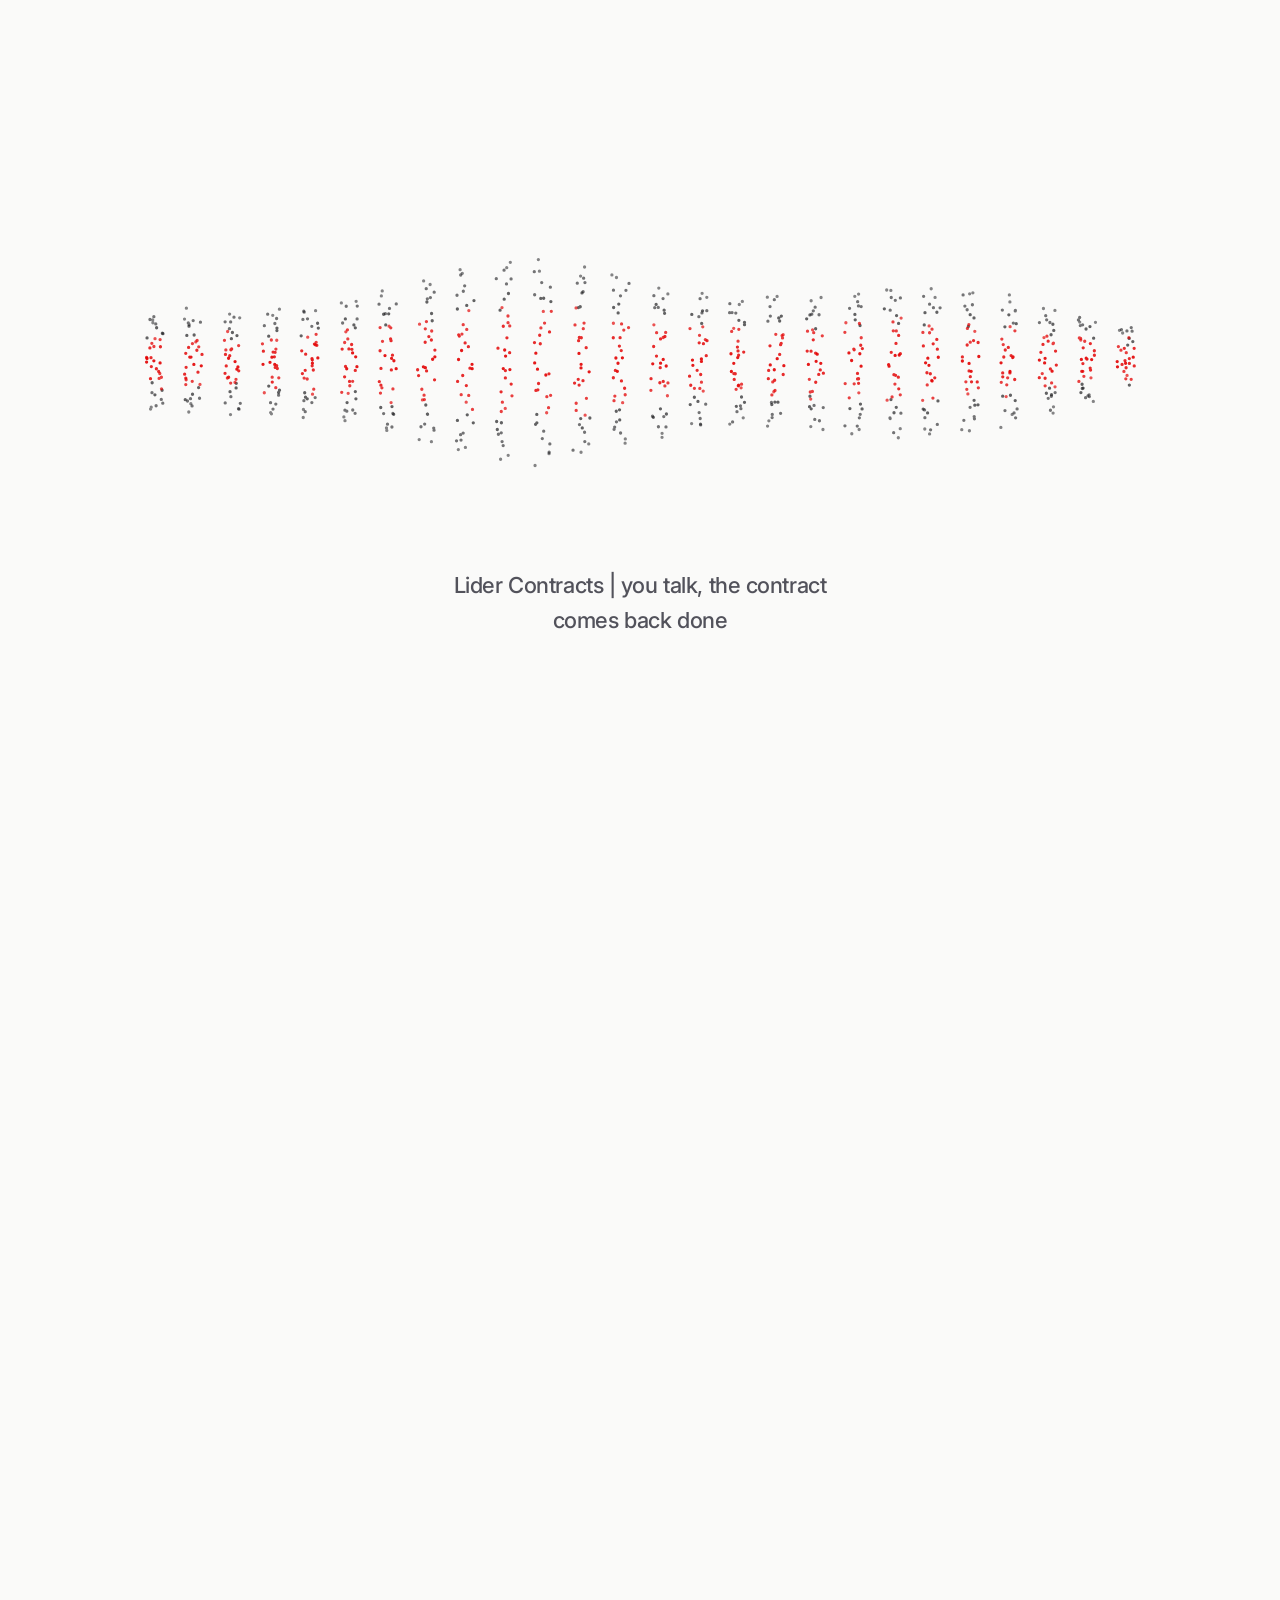
<file: en/index.html>
<!DOCTYPE html><html lang="en"><head><meta charset="utf-8"><meta name="viewport" content="width=device-width,initial-scale=1"><title>Contracts and invoices on WhatsApp | Lider Contracts</title><meta name="description" content="Send a voice note on WhatsApp and get a contract, estimate or invoice back in English, branded with your company. Built for service pros in the United States."><meta name="robots" content="index,follow,max-image-preview:large"><link rel="canonical" href="https://lidercontracts.com/en/"><link rel="alternate" hreflang="pt-BR" href="https://lidercontracts.com/"><link rel="alternate" hreflang="en" href="https://lidercontracts.com/en/"><link rel="alternate" hreflang="es" href="https://lidercontracts.com/es/"><link rel="alternate" hreflang="x-default" href="https://lidercontracts.com/en/"><meta property="og:type" content="website"><meta property="og:url" content="https://lidercontracts.com/en/"><meta property="og:title" content="You talk. The contract comes back done."><meta property="og:description" content="A voice note on WhatsApp becomes a contract and an invoice in English, with your company name and logo."><meta property="og:locale" content="en_US"><meta property="og:site_name" content="Lider Contracts"><meta name="twitter:card" content="summary_large_image"><meta name="twitter:title" content="You talk. The contract comes back done."><meta name="twitter:description" content="A voice note on WhatsApp becomes a contract and an invoice in English, with your company name and logo."><link rel="icon" type="image/png" href="/assets/favicon.png"><link rel="apple-touch-icon" href="/assets/favicon.png"><meta name="theme-color" content="#fafaf9"><link rel="preconnect" href="https://fonts.googleapis.com"><link rel="preconnect" href="https://fonts.gstatic.com" crossorigin><link href="https://fonts.googleapis.com/css2?family=Inter:wght@400;500;600;700&family=JetBrains+Mono:wght@500;600&display=swap" rel="stylesheet"><link rel="stylesheet" href="/assets/site-us.css?v=20261125"><script>!function(){if("http:"===location.protocol||"https:"===location.protocol){var t="lidercommerce_us_lingua",a=(document.documentElement.getAttribute("lang")||"pt").slice(0,2);if("/"===location.pathname||"/index.html"===location.pathname){var e=location.search+location.hash,o=null;try{o=localStorage.getItem(t)}catch(t){}if(o)"pt"!==o&&n(o);else if(!/bot|crawl|spider|slurp|googlebot|bingpreview|duckduck|yandex|baidu/i.test(navigator.userAgent||"")){var l=(navigator.languages&&navigator.languages[0]||navigator.language||"").slice(0,2).toLowerCase();"es"===l?n("es"):l&&"pt"!==l&&n("en")}}else try{localStorage.setItem(t,a)}catch(t){}}function n(t){location.replace("/"+t+"/"+e)}}()</script><script>!function(){var e=document.documentElement,a=location.search;if(!(a.indexOf("sem-abertura")>-1)){if(!(a.indexOf("abertura")>-1)){try{if("1"===sessionStorage.getItem("lidercommerce_us_abertura_vista_v1"))return}catch(e){}if(window.matchMedia&&window.matchMedia("(prefers-reduced-motion: reduce)").matches)return}var t=document.createElement("style");t.textContent=".abertura-ativa,.abertura-ativa body{overflow:hidden;background:#fafaf9}.abertura-ativa body>*:not(.abertura){visibility:hidden}.abertura{visibility:visible}",document.head.appendChild(t),e.className+=" abertura-ativa",setTimeout(function(){e.classList.remove("abertura-ativa")},9e3)}}()</script><script src="/assets/abertura-us.js?v=20261125" defer="defer"></script><script type="application/ld+json">[{"@context":"https://schema.org","@type":"SoftwareApplication","name":"Lider Contracts","applicationCategory":"BusinessApplication","operatingSystem":"WhatsApp","inLanguage":"en","url":"https://lidercontracts.com/en/","description":"Send a voice note on WhatsApp and get a contract, estimate or invoice back in English, branded with your company. Built for service pros in the United States.","offers":[{"@type":"Offer","name":"Free","price":"0","priceCurrency":"USD","description":"To try it before you decide."},{"@type":"Offer","name":"Plus","price":"4","priceCurrency":"USD","description":"$48 a year, billed once"},{"@type":"Offer","name":"Pro","price":"18","priceCurrency":"USD","description":"$216 a year, billed once"}]},{"@context":"https://schema.org","@type":"FAQPage","inLanguage":"en","mainEntity":[{"@type":"Question","name":"Do I need to speak English?","acceptedAnswer":{"@type":"Answer","text":"No. You speak in Portuguese or Spanish and the document comes out in English. The summary you get back to review is in your own language."}},{"@type":"Question","name":"Do I need to install an app?","acceptedAnswer":{"@type":"Answer","text":"No. Everything happens in the WhatsApp you already use every day. The dashboard on your computer is there to look up what you already sent."}},{"@type":"Question","name":"Is the contract valid in the United States?","acceptedAnswer":{"@type":"Answer","text":"It carries the parties, the job, the amounts, the deposit and the signature lines, in the format service pros use every day. For a large project or an unusual case, it is worth running it by an attorney first."}},{"@type":"Question","name":"Can I put my own logo on it?","acceptedAnswer":{"@type":"Answer","text":"Yes. Name, logo, address, standard deposit and warranty are saved once and go into every document on their own."}},{"@type":"Question","name":"What if the price changes later?","acceptedAnswer":{"@type":"Answer","text":"Ask for the change in the same chat, by voice or by text. A new version comes out right away, without starting over."}},{"@type":"Question","name":"How do I cancel?","acceptedAnswer":{"@type":"Answer","text":"On WhatsApp or in the dashboard, whenever you want. No fee and no commitment."}}]}]</script></head><body><div class="abertura" aria-hidden="true"><p class="abertura-frase" data-frase="Lider Contracts | you talk, the contract comes back done"></p></div><header class="topo" id="topo"><div class="topo-caixa wrap"><a href="/en/" class="marca" aria-label="Lider Contracts" translate="no"><img src="/assets/logo-lc-marca.png" alt=""> <span translate="no" class="notranslate">Lider<i>Contracts</i></span></a><div class="topo-acoes"><nav class="linguas" aria-label="Language"><a href="/" hreflang="pt-BR" lang="pt-BR">PT</a> <a href="/en/" aria-current="true" hreflang="en" lang="en">EN</a> <a href="/es/" hreflang="es" lang="es">ES</a></nav><a href="#planos" class="topo-link some">Pricing</a> <a href="https://lidercontracts.com/app/" class="topo-link">Log in</a> <a href="#planos" class="btn btn-marca btn-p">Subscribe</a></div></div></header><main><section class="hero"><div class="wrap"><div class="hero-grade"><div class="hero-texto"><span class="etiqueta-marca">For service pros in the United States</span><h1 class="display">You talk. <span class="realce">The contract comes back done.</span></h1><p class="hero-tese">Send a voice note on WhatsApp with the client, the job and the price. In under a minute you get a contract and an invoice in English, carrying your company name and logo.</p><div class="hero-acoes"><a href="#" class="btn btn-marca btn-g" data-wa><svg viewBox="0 0 24 24" fill="currentColor" aria-hidden="true"><path d="M12.04 2C6.58 2 2.13 6.45 2.13 11.91c0 1.75.46 3.45 1.32 4.95L2 22l5.25-1.38a9.9 9.9 0 0 0 4.79 1.22h.01c5.46 0 9.91-4.45 9.91-9.91 0-2.65-1.03-5.14-2.9-7.01A9.82 9.82 0 0 0 12.04 2Zm0 18.15h-.01a8.2 8.2 0 0 1-4.19-1.15l-.3-.18-3.12.82.83-3.04-.2-.31a8.22 8.22 0 0 1-1.26-4.38c0-4.54 3.7-8.24 8.25-8.24 2.2 0 4.27.86 5.83 2.42a8.19 8.19 0 0 1 2.41 5.83c0 4.54-3.7 8.23-8.24 8.23Zm4.52-6.16c-.25-.12-1.47-.72-1.69-.81-.23-.08-.39-.12-.56.13-.16.24-.64.8-.78.97-.14.16-.29.18-.54.06-.25-.12-1.05-.39-1.99-1.23-.74-.66-1.23-1.47-1.38-1.72-.14-.25-.01-.38.11-.5.11-.11.25-.29.37-.43.13-.15.17-.25.25-.41.08-.17.04-.31-.02-.43-.06-.12-.56-1.34-.76-1.84-.2-.48-.4-.42-.56-.43h-.48c-.16 0-.43.06-.65.31-.22.25-.86.84-.86 2.05s.88 2.38 1 2.54c.12.17 1.73 2.64 4.2 3.71.59.25 1.04.4 1.4.52.59.19 1.12.16 1.55.1.47-.07 1.47-.6 1.67-1.18.21-.58.21-1.07.15-1.18-.06-.1-.22-.17-.47-.29Z"/></svg> Start free on WhatsApp </a><a href="#como" class="btn btn-linha btn-g">See how it works</a></div><div class="selos"><span class="selo"><svg viewBox="0 0 24 24" fill="none" stroke="currentColor" stroke-width="2.6" stroke-linecap="round" stroke-linejoin="round" aria-hidden="true"><path d="M20 6 9 17l-5-5"/></svg>Free to start</span> <span class="selo"><svg viewBox="0 0 24 24" fill="none" stroke="currentColor" stroke-width="2.6" stroke-linecap="round" stroke-linejoin="round" aria-hidden="true"><path d="M20 6 9 17l-5-5"/></svg>No card needed</span> <span class="selo"><svg viewBox="0 0 24 24" fill="none" stroke="currentColor" stroke-width="2.6" stroke-linecap="round" stroke-linejoin="round" aria-hidden="true"><path d="M20 6 9 17l-5-5"/></svg>No app to install</span></div></div><div class="cena" data-demo="1" aria-label="Example of a WhatsApp conversation and the contract it produces"><div class="aparelho"><div class="fone"><div class="fone-tela"><div class="fone-ilha"></div><div class="fone-topo"><span class="mono">9:41</span> <span class="fone-sinal"><svg viewBox="0 0 24 24" fill="currentColor" aria-hidden="true"><path d="M2 20h3v-6H2v6Zm5 0h3V9H7v11Zm5 0h3V4h-3v16Zm5 0h3v-9h-3v9Z"/></svg> <svg viewBox="0 0 24 24" fill="currentColor" aria-hidden="true"><path d="M2 6h16a2 2 0 0 1 2 2v8a2 2 0 0 1-2 2H2a2 2 0 0 1-2-2V8a2 2 0 0 1 2-2Zm1 2v8h14V8H3Zm19 2v4h1v-4h-1Z"/></svg></span></div><div class="chat-topo"><span class="chat-voltar"><svg viewBox="0 0 24 24" fill="none" stroke="currentColor" stroke-width="2.4" stroke-linecap="round" stroke-linejoin="round" aria-hidden="true"><path d="m15 18-6-6 6-6"/></svg></span><span class="chat-face"><svg viewBox="0 0 24 24" fill="currentColor" aria-hidden="true"><path d="M12 2a2 2 0 0 1 2 2v1h1a5 5 0 0 1 5 5v5a5 5 0 0 1-5 5H9a5 5 0 0 1-5-5v-5a5 5 0 0 1 5-5h1V4a2 2 0 0 1 2-2Zm-2.5 9a1.5 1.5 0 1 0 0 3 1.5 1.5 0 0 0 0-3Zm5 0a1.5 1.5 0 1 0 0 3 1.5 1.5 0 0 0 0-3Z"/></svg> </span><span class="chat-nome"><b translate="no" class="notranslate">Lider Contracts</b><span>online</span></span> <span class="chat-icones"><svg viewBox="0 0 24 24" fill="none" stroke="currentColor" stroke-width="2" aria-hidden="true"><path d="m23 7-7 5 7 5V7Z"/><rect x="1" y="5" width="15" height="14" rx="2"/></svg> <svg viewBox="0 0 24 24" fill="none" stroke="currentColor" stroke-width="2" aria-hidden="true"><path d="M22 16.92v3a2 2 0 0 1-2.18 2 19.8 19.8 0 0 1-8.63-3.07 19.5 19.5 0 0 1-6-6A19.8 19.8 0 0 1 2.12 4.2 2 2 0 0 1 4.11 2h3a2 2 0 0 1 2 1.72c.13.96.36 1.9.7 2.81a2 2 0 0 1-.45 2.11L8.1 9.9a16 16 0 0 0 6 6l1.26-1.26a2 2 0 0 1 2.11-.45c.9.34 1.85.57 2.81.7A2 2 0 0 1 22 16.92Z"/></svg></span></div><div class="chat"><div class="conversa" data-para="1"><span class="chat-dia">Today</span><div class="balao balao-eu"><div class="audio"><span class="audio-play"><svg viewBox="0 0 24 24" fill="currentColor" aria-hidden="true"><path d="M8 5v14l11-7L8 5Z"/></svg></span><span class="audio-onda" aria-hidden="true"><i class="on" style="height:6px"></i><i class="on" style="height:12px"></i><i class="on" style="height:18px"></i><i class="on" style="height:9px"></i><i class="on" style="height:15px"></i><i class="on" style="height:20px"></i><i style="height:11px"></i><i style="height:16px"></i><i style="height:7px"></i><i style="height:13px"></i><i style="height:18px"></i><i style="height:9px"></i><i style="height:14px"></i><i style="height:6px"></i><i style="height:11px"></i><i style="height:16px"></i> </span><span class="audio-tempo mono">0:38</span></div><span class="balao-hora mono">9:41<svg viewBox="0 0 24 24" fill="currentColor" aria-hidden="true"><path d="M18.4 6.6 9.9 15.1 7 12.2l-1.4 1.4 4.3 4.3 9.9-9.9-1.4-1.4Z"/><path d="M22.6 6.6 14.1 15.1l-.8-.8-1.4 1.4 2.2 2.2 9.9-9.9-1.4-1.4Z"/></svg></span></div><div class="balao balao-ela">Interior painting for Karen Miller, 3 bedrooms. $4,850 with a 30% deposit. Is that right?<div class="balao-botoes"><span>Generate PDF</span><span>Adjust</span></div><span class="balao-hora mono">9:41</span></div><div class="balao balao-eu">That is right, go ahead<span class="balao-hora mono">9:42<svg viewBox="0 0 24 24" fill="currentColor" aria-hidden="true"><path d="M18.4 6.6 9.9 15.1 7 12.2l-1.4 1.4 4.3 4.3 9.9-9.9-1.4-1.4Z"/><path d="M22.6 6.6 14.1 15.1l-.8-.8-1.4 1.4 2.2 2.2 9.9-9.9-1.4-1.4Z"/></svg></span></div><div class="balao balao-ela"><div class="anexo"><span class="anexo-icone">PDF</span> <span><b>Contract-1042.pdf</b><span>2 pages · PDF</span></span></div>Done. Just forward it to your client. <span class="balao-hora mono">9:42</span></div></div><div class="conversa" data-para="2"><span class="chat-dia">Today</span><div class="balao balao-eu">Can you start next Monday? And are you insured?<span class="balao-hora mono">9:12<svg viewBox="0 0 24 24" fill="currentColor" aria-hidden="true"><path d="M18.4 6.6 9.9 15.1 7 12.2l-1.4 1.4 4.3 4.3 9.9-9.9-1.4-1.4Z"/><path d="M22.6 6.6 14.1 15.1l-.8-.8-1.4 1.4 2.2 2.2 9.9-9.9-1.4-1.4Z"/></svg></span></div><div class="balao balao-ela">Your client is asking if you can start Monday and whether you carry insurance. <span class="balao-rotulo">Reply ready in English</span> <span class="balao-caixa" lang="en">Yes, I can start Monday at 8 AM. I am fully insured and I can send you the certificate today.</span><div class="balao-botoes"><span>Copy</span><span>Change the tone</span></div><span class="balao-hora mono">9:12</span></div></div><div class="conversa" data-para="3"><span class="chat-dia">Today</span><div class="balao balao-eu">What should I charge to paint 3 bedrooms in Orlando?<span class="balao-hora mono">8:05<svg viewBox="0 0 24 24" fill="currentColor" aria-hidden="true"><path d="M18.4 6.6 9.9 15.1 7 12.2l-1.4 1.4 4.3 4.3 9.9-9.9-1.4-1.4Z"/><path d="M22.6 6.6 14.1 15.1l-.8-.8-1.4 1.4 2.2 2.2 9.9-9.9-1.4-1.4Z"/></svg></span></div><div class="balao balao-ela"><span class="balao-rotulo">What people charge in your area</span><div class="faixa-preco"><div class="faixa-trilho"><i></i><b></b></div><div class="faixa-pontas mono"><span>$3,500</span><span>$5,200</span></div><div class="faixa-media">Average <b class="mono">$4,500</b></div></div>For that size and the finish you do, I would go with $4,850 and a 30% deposit.<div class="balao-botoes"><span class="so-um">Use $4,850</span></div><span class="balao-hora mono">8:05</span></div></div><div class="conversa" data-para="4"><span class="chat-dia">Today</span><div class="balao balao-eu balao-foto"><span class="foto" aria-hidden="true"><i></i></span> What is this stain? Can I just paint over it? <span class="balao-hora mono">16:40<svg viewBox="0 0 24 24" fill="currentColor" aria-hidden="true"><path d="M18.4 6.6 9.9 15.1 7 12.2l-1.4 1.4 4.3 4.3 9.9-9.9-1.4-1.4Z"/><path d="M22.6 6.6 14.1 15.1l-.8-.8-1.4 1.4 2.2 2.2 9.9-9.9-1.4-1.4Z"/></svg></span></div><div class="balao balao-ela">From the photo it is water damage: the dark patch with the yellow edge comes from moisture. Paint over it and it is back in two weeks.<ol class="passos-chat"><li>Find where the water comes from</li><li>Dry it out and sand it</li><li>Primer and two coats</li></ol><span class="balao-hora mono">16:41</span></div></div></div><div class="chat-pe"><span class="chat-campo">Message<svg viewBox="0 0 24 24" fill="none" stroke="currentColor" stroke-width="2" aria-hidden="true"><path d="M21.44 11.05 12.25 20.24a6 6 0 0 1-8.49-8.49l9.19-9.19a4 4 0 0 1 5.66 5.66l-9.2 9.19a2 2 0 0 1-2.83-2.83l8.49-8.48"/></svg></span><span class="chat-mic"><svg viewBox="0 0 24 24" fill="currentColor" aria-hidden="true"><path d="M12 15a3 3 0 0 0 3-3V6a3 3 0 0 0-6 0v6a3 3 0 0 0 3 3Zm5-3a5 5 0 0 1-10 0H5a7 7 0 0 0 6 6.92V22h2v-3.08A7 7 0 0 0 19 12h-2Z"/></svg></span></div></div></div><div class="flutua flutua-1" data-para="1"><span class="flutua-face">KM</span> <span><span>Client</span><b>Karen Miller</b></span></div><div class="flutua flutua-2" data-para="1"><span class="flutua-face"><svg viewBox="0 0 24 24" fill="none" stroke="currentColor" stroke-width="2.2" stroke-linecap="round" aria-hidden="true"><path d="M19 11H5m14 0a2 2 0 0 1 2 2v6a2 2 0 0 1-2 2H5a2 2 0 0 1-2-2v-6a2 2 0 0 1 2-2m14 0V7a2 2 0 0 0-2-2H7a2 2 0 0 0-2 2v4"/></svg></span><span><span>Service</span><b>Interior painting</b></span></div><div class="flutua flutua-3" data-para="1"><span class="flutua-face"><svg viewBox="0 0 24 24" fill="none" stroke="currentColor" stroke-width="2.4" stroke-linecap="round" aria-hidden="true"><path d="M12 1v22M17 5H9.5a3.5 3.5 0 0 0 0 7h5a3.5 3.5 0 0 1 0 7H6"/></svg></span><span><span>Total</span><b class="mono">$4,850</b></span></div><div class="flutua flutua-2" data-para="2"><span class="flutua-face"><svg viewBox="0 0 24 24" fill="none" stroke="currentColor" stroke-width="2.2" stroke-linecap="round" stroke-linejoin="round" aria-hidden="true"><circle cx="12" cy="12" r="10"/><path d="M2 12h20M12 2a15.3 15.3 0 0 1 4 10 15.3 15.3 0 0 1-4 10 15.3 15.3 0 0 1-4-10 15.3 15.3 0 0 1 4-10Z"/></svg></span><span><span>Came in</span><b>English</b></span></div><div class="flutua flutua-3" data-para="2"><span class="flutua-face"><svg viewBox="0 0 24 24" fill="none" stroke="currentColor" stroke-width="2.4" stroke-linecap="round" stroke-linejoin="round" aria-hidden="true"><path d="m17 2 4 4-4 4M3 11V9a4 4 0 0 1 4-4h14M7 22l-4-4 4-4M21 13v2a4 4 0 0 1-4 4H3"/></svg></span><span><span>Translated</span><b>Both ways</b></span></div><div class="flutua flutua-2" data-para="3"><span class="flutua-face"><svg viewBox="0 0 24 24" fill="none" stroke="currentColor" stroke-width="2.2" stroke-linecap="round" stroke-linejoin="round" aria-hidden="true"><path d="M21 10c0 7-9 13-9 13s-9-6-9-13a9 9 0 0 1 18 0Z"/><circle cx="12" cy="10" r="3"/></svg></span><span><span>Area</span><b>Orlando, FL</b></span></div><div class="flutua flutua-3" data-para="3"><span class="flutua-face"><svg viewBox="0 0 24 24" fill="none" stroke="currentColor" stroke-width="2.4" stroke-linecap="round" stroke-linejoin="round" aria-hidden="true"><path d="M3 17l6-6 4 4 7-7"/><path d="M14 8h6v6"/></svg></span><span><span>Area average</span><b class="mono">$4,500</b></span></div><div class="flutua flutua-2" data-para="4"><span class="flutua-face"><svg viewBox="0 0 24 24" fill="none" stroke="currentColor" stroke-width="2.2" stroke-linecap="round" stroke-linejoin="round" aria-hidden="true"><rect x="3" y="3" width="18" height="18" rx="2"/><circle cx="8.5" cy="8.5" r="1.5"/><path d="m21 15-5-5L5 21"/></svg></span><span><span>Photo</span><b>Living room wall</b></span></div><div class="flutua flutua-3" data-para="4"><span class="flutua-face"><svg viewBox="0 0 24 24" fill="none" stroke="currentColor" stroke-width="2.4" stroke-linecap="round" stroke-linejoin="round" aria-hidden="true"><path d="M12 2a7 7 0 0 0-4 12.7V17a2 2 0 0 0 2 2h4a2 2 0 0 0 2-2v-2.3A7 7 0 0 0 12 2Z"/><path d="M9 22h6"/></svg></span><span><span>Diagnosis</span><b>Water damage</b></span></div><div class="doc" data-para="1"><span class="doc-selo"><svg viewBox="0 0 24 24" fill="none" stroke="currentColor" stroke-width="3" stroke-linecap="round" stroke-linejoin="round" aria-hidden="true"><path d="M20 6 9 17l-5-5"/></svg>In English</span><div class="doc-topo"><span class="doc-logo">RP</span> <span><b>Rivera Painting LLC</b><span>Orlando, FL</span></span></div><div class="doc-titulo">CONTRACT</div><div class="doc-para">Prepared for Karen Miller</div><div class="doc-linha"><span>Interior painting, 3 bedrooms</span><b class="mono">$3,600</b></div><div class="doc-linha"><span>Ceilings and trim</span><b class="mono">$850</b></div><div class="doc-linha"><span>Paint and materials</span><b class="mono">$400</b></div><div class="doc-total"><span>Total</span><span class="mono">$4,850.00</span></div><div class="doc-assina"><div><i></i><span>CONTRACTOR</span></div><div><i></i><span>CLIENT</span></div></div></div></div><div class="demo"><span class="demo-chamada"><svg viewBox="0 0 24 24" fill="none" stroke="currentColor" stroke-width="2.2" stroke-linecap="round" stroke-linejoin="round" aria-hidden="true"><path d="M9 11V6a2 2 0 0 1 4 0v5m0-1.5a2 2 0 0 1 4 0V15a6 6 0 0 1-6 6h-1a6 6 0 0 1-5.2-3l-1.6-2.8a2 2 0 0 1 3.4-2L9 15"/></svg> Tap and watch it work</span><div class="demo-abas" role="tablist" aria-label="Tap and watch it work"><button type="button" role="tab" aria-selected="true" data-aba="1" class="on">Estimates by voice</button> <button type="button" role="tab" aria-selected="false" data-aba="2">English in your chats</button> <button type="button" role="tab" aria-selected="false" data-aba="3">What to charge</button> <button type="button" role="tab" aria-selected="false" data-aba="4">Questions by photo</button></div></div></div></div></div></section><section class="faixa faixa-papel" id="recursos"><div class="wrap"><div class="cabeca"><span class="etiqueta">What it does for you</span><h2 class="display">Four things you stop doing at night</h2><p>The paperwork that piles up after the job, handled in the same WhatsApp where you already talk to your clients.</p></div><div class="recursos"><article class="recurso"><span class="recurso-icone"><svg viewBox="0 0 24 24" fill="currentColor" aria-hidden="true"><path d="M12 15a3 3 0 0 0 3-3V6a3 3 0 0 0-6 0v6a3 3 0 0 0 3 3Zm5-3a5 5 0 0 1-10 0H5a7 7 0 0 0 6 6.92V22h2v-3.08A7 7 0 0 0 19 12h-2Z"/></svg></span><h3>Estimates by voice</h3><p>Record it the way you would say it to the client. The job, the price and the terms come out of the voice note and turn into a document.</p></article><article class="recurso"><span class="recurso-icone"><svg viewBox="0 0 24 24" fill="none" stroke="currentColor" stroke-width="2" stroke-linecap="round" stroke-linejoin="round" aria-hidden="true"><circle cx="12" cy="12" r="10"/><path d="M2 12h20M12 2a15.3 15.3 0 0 1 4 10 15.3 15.3 0 0 1-4 10 15.3 15.3 0 0 1-4-10 15.3 15.3 0 0 1 4-10Z"/></svg></span><h3>English without the stress</h3><p>The document comes out in American English, in the format your client here expects to read and sign.</p></article><article class="recurso"><span class="recurso-icone"><svg viewBox="0 0 24 24" fill="none" stroke="currentColor" stroke-width="2" stroke-linecap="round" stroke-linejoin="round" aria-hidden="true"><path d="M12 1v22M17 5H9.5a3.5 3.5 0 0 0 0 7h5a3.5 3.5 0 0 1 0 7H6"/></svg></span><h3>What to charge</h3><p>Not sure about the price? Ask before you send it. You get the range people charge for your type of job in your area.</p></article><article class="recurso"><span class="recurso-icone"><svg viewBox="0 0 24 24" fill="none" stroke="currentColor" stroke-width="2" stroke-linecap="round" stroke-linejoin="round" aria-hidden="true"><rect x="3" y="3" width="18" height="18" rx="2"/><circle cx="8.5" cy="8.5" r="1.5"/><path d="m21 15-5-5L5 21"/></svg></span><h3>Send a photo, get an answer</h3><p>Send a picture of the job or of a paper you received and ask whatever you need. The answer comes back in the same chat.</p></article></div></div></section><section class="faixa" id="como"><div class="wrap"><div class="cabeca"><span class="etiqueta">How it works</span><h2 class="display">Three steps, one minute</h2></div><div class="passos"><div class="passo"><span class="passo-icone"><span class="passo-num">1</span><svg viewBox="0 0 24 24" fill="currentColor" aria-hidden="true"><path d="M12 15a3 3 0 0 0 3-3V6a3 3 0 0 0-6 0v6a3 3 0 0 0 3 3Zm5-3a5 5 0 0 1-10 0H5a7 7 0 0 0 6 6.92V22h2v-3.08A7 7 0 0 0 19 12h-2Z"/></svg></span><h3>Talk</h3><p>Client, job and price, in one voice note.</p></div><div class="passo"><span class="passo-icone"><span class="passo-num">2</span><svg viewBox="0 0 24 24" fill="none" stroke="currentColor" stroke-width="2" stroke-linecap="round" stroke-linejoin="round" aria-hidden="true"><path d="M9 11V6a2 2 0 0 1 4 0v5m0-1.5a2 2 0 0 1 4 0V15a6 6 0 0 1-6 6h-1a6 6 0 0 1-5.2-3l-1.6-2.8a2 2 0 0 1 3.4-2L9 15"/></svg></span><h3>Check</h3><p>Read the summary and tap Generate PDF.</p></div><div class="passo"><span class="passo-icone"><span class="passo-num">3</span><svg viewBox="0 0 24 24" fill="none" stroke="currentColor" stroke-width="2" stroke-linecap="round" stroke-linejoin="round" aria-hidden="true"><path d="m22 2-7 20-4-9-9-4 20-7Z"/></svg></span><h3>Send</h3><p>In English, with your brand, ready to sign.</p></div></div></div></section><section class="faixa faixa-papel" id="para-quem"><div class="wrap"><div class="cabeca"><span class="etiqueta">Who it is for</span><h2 class="display">Built for people who work with their hands</h2><p>If you close the job in conversation and then lose the evening writing paperwork, this is for you.</p></div><div class="oficios"><span class="oficio"><svg viewBox="0 0 24 24" fill="none" stroke="currentColor" stroke-width="2.6" stroke-linecap="round" stroke-linejoin="round" aria-hidden="true"><path d="M20 6 9 17l-5-5"/></svg>Painting</span><span class="oficio"><svg viewBox="0 0 24 24" fill="none" stroke="currentColor" stroke-width="2.6" stroke-linecap="round" stroke-linejoin="round" aria-hidden="true"><path d="M20 6 9 17l-5-5"/></svg>Cleaning</span><span class="oficio"><svg viewBox="0 0 24 24" fill="none" stroke="currentColor" stroke-width="2.6" stroke-linecap="round" stroke-linejoin="round" aria-hidden="true"><path d="M20 6 9 17l-5-5"/></svg>Landscaping</span><span class="oficio"><svg viewBox="0 0 24 24" fill="none" stroke="currentColor" stroke-width="2.6" stroke-linecap="round" stroke-linejoin="round" aria-hidden="true"><path d="M20 6 9 17l-5-5"/></svg>Electrical</span><span class="oficio"><svg viewBox="0 0 24 24" fill="none" stroke="currentColor" stroke-width="2.6" stroke-linecap="round" stroke-linejoin="round" aria-hidden="true"><path d="M20 6 9 17l-5-5"/></svg>Plumbing</span><span class="oficio"><svg viewBox="0 0 24 24" fill="none" stroke="currentColor" stroke-width="2.6" stroke-linecap="round" stroke-linejoin="round" aria-hidden="true"><path d="M20 6 9 17l-5-5"/></svg>Remodeling</span><span class="oficio"><svg viewBox="0 0 24 24" fill="none" stroke="currentColor" stroke-width="2.6" stroke-linecap="round" stroke-linejoin="round" aria-hidden="true"><path d="M20 6 9 17l-5-5"/></svg>Moving</span><span class="oficio"><svg viewBox="0 0 24 24" fill="none" stroke="currentColor" stroke-width="2.6" stroke-linecap="round" stroke-linejoin="round" aria-hidden="true"><path d="M20 6 9 17l-5-5"/></svg>Detailing</span></div></div></section><section class="faixa" id="central"><div class="wrap"><div class="cabeca"><span class="etiqueta-marca">Your dashboard</span><h2 class="display">You talk on WhatsApp. Everything stays saved.</h2><p>Besides the chat, you get a dashboard with every document you have sent, your plan and your company details.</p></div><div class="central"><div class="abas"><div class="aba ativa"><span class="aba-icone"><svg viewBox="0 0 24 24" fill="none" stroke="currentColor" stroke-width="2" stroke-linecap="round" stroke-linejoin="round" aria-hidden="true"><path d="m3 9 9-7 9 7v11a2 2 0 0 1-2 2H5a2 2 0 0 1-2-2V9Z"/><path d="M9 22V12h6v10"/></svg></span><span><b>Home</b><p>Your plan, how much you have used this month and your latest documents.</p></span></div><div class="aba"><span class="aba-icone"><svg viewBox="0 0 24 24" fill="none" stroke="currentColor" stroke-width="2" stroke-linecap="round" stroke-linejoin="round" aria-hidden="true"><path d="M14 2H6a2 2 0 0 0-2 2v16a2 2 0 0 0 2 2h12a2 2 0 0 0 2-2V8Z"/><path d="M14 2v6h6M16 13H8M16 17H8"/></svg></span><span><b>Documents</b><p>Every contract, estimate and invoice saved and ready to download again.</p></span></div><div class="aba"><span class="aba-icone"><svg viewBox="0 0 24 24" fill="none" stroke="currentColor" stroke-width="2" stroke-linecap="round" stroke-linejoin="round" aria-hidden="true"><rect x="2" y="7" width="20" height="14" rx="2"/><path d="M16 21V5a2 2 0 0 0-2-2h-4a2 2 0 0 0-2 2v16"/></svg></span><span><b>My business</b><p>Name, logo, address, standard deposit and warranty. They go into every document.</p></span></div><div class="aba"><span class="aba-icone"><svg viewBox="0 0 24 24" fill="none" stroke="currentColor" stroke-width="2" stroke-linecap="round" stroke-linejoin="round" aria-hidden="true"><rect x="2" y="5" width="20" height="14" rx="2"/><path d="M2 10h20"/></svg></span><span><b>Plan and billing</b><p>Change your plan, update your card and see your invoices whenever you want.</p></span></div></div><div><div class="janela"><div class="janela-barra"><span class="janela-bolas"><i></i><i></i><i></i></span> <span class="janela-url mono">lidercontracts.com/app</span></div><div class="painel"><div class="painel-lado"><div class="painel-marca"><i><svg viewBox="0 0 24 24" fill="currentColor" aria-hidden="true"><path d="M12 2a2 2 0 0 1 2 2v1h1a5 5 0 0 1 5 5v5a5 5 0 0 1-5 5H9a5 5 0 0 1-5-5v-5a5 5 0 0 1 5-5h1V4a2 2 0 0 1 2-2Zm-2.5 9a1.5 1.5 0 1 0 0 3 1.5 1.5 0 0 0 0-3Zm5 0a1.5 1.5 0 1 0 0 3 1.5 1.5 0 0 0 0-3Z"/></svg></i><span translate="no" class="notranslate">Lider Contracts</span></div><div class="painel-item on"><svg viewBox="0 0 24 24" fill="none" stroke="currentColor" stroke-width="2" stroke-linecap="round" stroke-linejoin="round" aria-hidden="true"><path d="m3 9 9-7 9 7v11a2 2 0 0 1-2 2H5a2 2 0 0 1-2-2V9Z"/></svg>Home</div><div class="painel-item"><svg viewBox="0 0 24 24" fill="none" stroke="currentColor" stroke-width="2" stroke-linecap="round" stroke-linejoin="round" aria-hidden="true"><path d="M14 2H6a2 2 0 0 0-2 2v16a2 2 0 0 0 2 2h12a2 2 0 0 0 2-2V8Z"/><path d="M14 2v6h6"/></svg>Documents</div><div class="painel-item"><svg viewBox="0 0 24 24" fill="none" stroke="currentColor" stroke-width="2" stroke-linecap="round" stroke-linejoin="round" aria-hidden="true"><rect x="2" y="7" width="20" height="14" rx="2"/><path d="M16 21V5a2 2 0 0 0-2-2h-4a2 2 0 0 0-2 2v16"/></svg>My business</div><div class="painel-item"><svg viewBox="0 0 24 24" fill="none" stroke="currentColor" stroke-width="2" stroke-linecap="round" stroke-linejoin="round" aria-hidden="true"><rect x="2" y="5" width="20" height="14" rx="2"/><path d="M2 10h20"/></svg>Plan and billing</div></div><div class="painel-corpo"><div class="painel-ola"><b>Hello, Rivera Painting</b> <span class="pastilha"><i></i>Active</span></div><div class="painel-cartoes"><div class="painel-cartao"><span>Plan</span><b>Pro</b></div><div class="painel-cartao"><span>This month</span><b class="mono">14 <em>documents</em></b></div></div><div class="painel-tit">Recent documents</div><div class="painel-doc"><span class="anexo-icone">PDF</span><b>Karen Miller</b><span>Contract</span><u class="mono">$4,850</u></div><div class="painel-doc"><span class="anexo-icone">PDF</span><b>Mike Brown</b><span>Invoice</span><u class="mono">$1,200</u></div><div class="painel-doc"><span class="anexo-icone">PDF</span><b>Lisa Chen</b><span>Estimate</span><u class="mono">$2,300</u></div></div></div></div><p class="legenda">Illustrative example of the dashboard.</p></div></div></div></section><section class="faixa faixa-papel" id="planos"><div class="wrap"><div class="cabeca"><h2 class="display">Start free. Subscribe if you like it.</h2><p>No commitment, and no card to try it.</p></div><div class="planos-area" data-cobranca="ano" id="planosArea"><div style="text-align:center"><div class="chave" role="group" aria-label="Billing period"><button type="button" class="on" data-cobranca="ano">Yearly <em>-55%</em></button> <button type="button" data-cobranca="mes">Monthly</button></div></div><div class="planos"><article class="plano"><div class="plano-nome"><b>Free</b></div><div class="plano-valor"><b class="mono">$0</b><span>/month</span></div><p class="plano-nota">To try it before you decide.</p><ul><li><svg viewBox="0 0 24 24" fill="none" stroke="currentColor" stroke-width="2.6" stroke-linecap="round" stroke-linejoin="round" aria-hidden="true"><path d="M20 6 9 17l-5-5"/></svg>1 contract and 1 invoice</li><li><svg viewBox="0 0 24 24" fill="none" stroke="currentColor" stroke-width="2.6" stroke-linecap="round" stroke-linejoin="round" aria-hidden="true"><path d="M20 6 9 17l-5-5"/></svg>With watermark</li><li><svg viewBox="0 0 24 24" fill="none" stroke="currentColor" stroke-width="2.6" stroke-linecap="round" stroke-linejoin="round" aria-hidden="true"><path d="M20 6 9 17l-5-5"/></svg>No card needed</li></ul><a href="#" class="btn btn-linha" data-wa>Start free</a></article><article class="plano plano-top"><span class="plano-fita">Recommended</span><div class="plano-nome"><b>Plus</b><span class="plano-economia por-ano">Save 55%</span></div><div class="plano-valor"><b class="mono por-ano">$4</b><b class="mono por-mes">$9</b> <span>/month</span><s class="mono por-ano">$9</s></div><p class="plano-nota por-ano">$48 a year, billed once</p><p class="plano-nota por-mes">Billed every month</p><ul><li><svg viewBox="0 0 24 24" fill="none" stroke="currentColor" stroke-width="2.6" stroke-linecap="round" stroke-linejoin="round" aria-hidden="true"><path d="M20 6 9 17l-5-5"/></svg><span class="por-ano">120 documents a year</span><span class="por-mes">20 documents a month</span></li><li><svg viewBox="0 0 24 24" fill="none" stroke="currentColor" stroke-width="2.6" stroke-linecap="round" stroke-linejoin="round" aria-hidden="true"><path d="M20 6 9 17l-5-5"/></svg>No watermark</li><li><svg viewBox="0 0 24 24" fill="none" stroke="currentColor" stroke-width="2.6" stroke-linecap="round" stroke-linejoin="round" aria-hidden="true"><path d="M20 6 9 17l-5-5"/></svg>Your brand on every document</li></ul><a href="#" class="btn btn-marca" data-wa="plus">Get Plus</a></article><article class="plano"><div class="plano-nome"><b>Pro</b><span class="plano-economia por-ano">Save 21%</span></div><div class="plano-valor"><b class="mono por-ano">$18</b><b class="mono por-mes">$23</b> <span>/month</span><s class="mono por-ano">$23</s></div><p class="plano-nota por-ano">$216 a year, billed once</p><p class="plano-nota por-mes">Billed every month</p><ul><li><svg viewBox="0 0 24 24" fill="none" stroke="currentColor" stroke-width="2.6" stroke-linecap="round" stroke-linejoin="round" aria-hidden="true"><path d="M20 6 9 17l-5-5"/></svg>Unlimited documents</li><li><svg viewBox="0 0 24 24" fill="none" stroke="currentColor" stroke-width="2.6" stroke-linecap="round" stroke-linejoin="round" aria-hidden="true"><path d="M20 6 9 17l-5-5"/></svg>No watermark</li><li><svg viewBox="0 0 24 24" fill="none" stroke="currentColor" stroke-width="2.6" stroke-linecap="round" stroke-linejoin="round" aria-hidden="true"><path d="M20 6 9 17l-5-5"/></svg>Priority support</li></ul><a href="#" class="btn btn-preto" data-wa="pro">Get Pro</a></article></div><div class="planos-pe"><span><svg viewBox="0 0 24 24" fill="none" stroke="currentColor" stroke-width="2" stroke-linecap="round" stroke-linejoin="round" aria-hidden="true"><path d="M20 6 9 17l-5-5"/></svg>Cancel anytime</span> <span><svg viewBox="0 0 24 24" fill="none" stroke="currentColor" stroke-width="2" stroke-linecap="round" stroke-linejoin="round" aria-hidden="true"><rect x="2" y="5" width="20" height="14" rx="2"/><path d="M2 10h20"/></svg>Pay by card</span> <span><svg viewBox="0 0 24 24" fill="none" stroke="currentColor" stroke-width="2" stroke-linecap="round" stroke-linejoin="round" aria-hidden="true"><rect x="3" y="11" width="18" height="11" rx="2"/><path d="M7 11V7a5 5 0 0 1 10 0v4"/></svg>Secure checkout</span></div></div></div></section><section class="faixa" id="perguntas"><div class="wrap"><div class="cabeca"><h2 class="display">Questions everyone asks</h2></div><div class="faq"><details><summary>Do I need to speak English?<svg viewBox="0 0 24 24" fill="none" stroke="currentColor" stroke-width="2.2" stroke-linecap="round" aria-hidden="true"><path d="M12 5v14M5 12h14"/></svg></summary><p>No. You speak in Portuguese or Spanish and the document comes out in English. The summary you get back to review is in your own language.</p></details><details><summary>Do I need to install an app?<svg viewBox="0 0 24 24" fill="none" stroke="currentColor" stroke-width="2.2" stroke-linecap="round" aria-hidden="true"><path d="M12 5v14M5 12h14"/></svg></summary><p>No. Everything happens in the WhatsApp you already use every day. The dashboard on your computer is there to look up what you already sent.</p></details><details><summary>Is the contract valid in the United States?<svg viewBox="0 0 24 24" fill="none" stroke="currentColor" stroke-width="2.2" stroke-linecap="round" aria-hidden="true"><path d="M12 5v14M5 12h14"/></svg></summary><p>It carries the parties, the job, the amounts, the deposit and the signature lines, in the format service pros use every day. For a large project or an unusual case, it is worth running it by an attorney first.</p></details><details><summary>Can I put my own logo on it?<svg viewBox="0 0 24 24" fill="none" stroke="currentColor" stroke-width="2.2" stroke-linecap="round" aria-hidden="true"><path d="M12 5v14M5 12h14"/></svg></summary><p>Yes. Name, logo, address, standard deposit and warranty are saved once and go into every document on their own.</p></details><details><summary>What if the price changes later?<svg viewBox="0 0 24 24" fill="none" stroke="currentColor" stroke-width="2.2" stroke-linecap="round" aria-hidden="true"><path d="M12 5v14M5 12h14"/></svg></summary><p>Ask for the change in the same chat, by voice or by text. A new version comes out right away, without starting over.</p></details><details><summary>How do I cancel?<svg viewBox="0 0 24 24" fill="none" stroke="currentColor" stroke-width="2.2" stroke-linecap="round" aria-hidden="true"><path d="M12 5v14M5 12h14"/></svg></summary><p>On WhatsApp or in the dashboard, whenever you want. No fee and no commitment.</p></details></div></div></section><section class="fecho"><div class="wrap"><h2 class="display">Your next estimate can be out in a minute.</h2><p>Send a voice note now and watch the contract come back done, in English, with your brand on it.</p><div class="hero-acoes"><a href="#" class="btn btn-marca btn-g" data-wa><svg viewBox="0 0 24 24" fill="currentColor" aria-hidden="true"><path d="M12.04 2C6.58 2 2.13 6.45 2.13 11.91c0 1.75.46 3.45 1.32 4.95L2 22l5.25-1.38a9.9 9.9 0 0 0 4.79 1.22h.01c5.46 0 9.91-4.45 9.91-9.91 0-2.65-1.03-5.14-2.9-7.01A9.82 9.82 0 0 0 12.04 2Zm0 18.15h-.01a8.2 8.2 0 0 1-4.19-1.15l-.3-.18-3.12.82.83-3.04-.2-.31a8.22 8.22 0 0 1-1.26-4.38c0-4.54 3.7-8.24 8.25-8.24 2.2 0 4.27.86 5.83 2.42a8.19 8.19 0 0 1 2.41 5.83c0 4.54-3.7 8.23-8.24 8.23Zm4.52-6.16c-.25-.12-1.47-.72-1.69-.81-.23-.08-.39-.12-.56.13-.16.24-.64.8-.78.97-.14.16-.29.18-.54.06-.25-.12-1.05-.39-1.99-1.23-.74-.66-1.23-1.47-1.38-1.72-.14-.25-.01-.38.11-.5.11-.11.25-.29.37-.43.13-.15.17-.25.25-.41.08-.17.04-.31-.02-.43-.06-.12-.56-1.34-.76-1.84-.2-.48-.4-.42-.56-.43h-.48c-.16 0-.43.06-.65.31-.22.25-.86.84-.86 2.05s.88 2.38 1 2.54c.12.17 1.73 2.64 4.2 3.71.59.25 1.04.4 1.4.52.59.19 1.12.16 1.55.1.47-.07 1.47-.6 1.67-1.18.21-.58.21-1.07.15-1.18-.06-.1-.22-.17-.47-.29Z"/></svg> Start free on WhatsApp </a><a href="#planos" class="btn btn-linha btn-g">See pricing</a></div></div></section></main><footer class="rodape"><div class="wrap"><div class="rodape-grade"><a href="/en/" class="marca"><img src="/assets/logo-lc-marca.png" alt=""><span translate="no" class="notranslate">Lider<i>Contracts</i></span></a><nav class="rodape-links"><a href="#como">How it works</a> <a href="#planos">Pricing</a> <a href="#perguntas">Questions</a> <a href="https://lidercontracts.com/app/">Log in</a> <a href="#" data-wa>WhatsApp</a></nav></div><div class="rodape-pe"><span>© 2026 Lider Contracts. All rights reserved.</span><nav class="linguas" aria-label="Language"><a href="/" hreflang="pt-BR" lang="pt-BR">Português</a> <a href="/en/" aria-current="true" hreflang="en" lang="en">English</a> <a href="/es/" hreflang="es" lang="es">Español</a></nav></div></div></footer><div class="barra-pe"><a href="#" class="btn btn-marca" data-wa><svg viewBox="0 0 24 24" fill="currentColor" aria-hidden="true"><path d="M12.04 2C6.58 2 2.13 6.45 2.13 11.91c0 1.75.46 3.45 1.32 4.95L2 22l5.25-1.38a9.9 9.9 0 0 0 4.79 1.22h.01c5.46 0 9.91-4.45 9.91-9.91 0-2.65-1.03-5.14-2.9-7.01A9.82 9.82 0 0 0 12.04 2Zm4.52 11.99c-.25-.12-1.47-.72-1.69-.81-.23-.08-.39-.12-.56.13-.16.24-.64.8-.78.97-.14.16-.29.18-.54.06-.25-.12-1.05-.39-1.99-1.23-.74-.66-1.23-1.47-1.38-1.72-.14-.25-.01-.38.11-.5.11-.11.25-.29.37-.43.13-.15.17-.25.25-.41.08-.17.04-.31-.02-.43-.06-.12-.56-1.34-.76-1.84-.2-.48-.4-.42-.56-.43h-.48c-.16 0-.43.06-.65.31-.22.25-.86.84-.86 2.05s.88 2.38 1 2.54c.12.17 1.73 2.64 4.2 3.71.59.25 1.04.4 1.4.52.59.19 1.12.16 1.55.1.47-.07 1.47-.6 1.67-1.18.21-.58.21-1.07.15-1.18-.06-.1-.22-.17-.47-.29Z"/></svg> Start free on WhatsApp</a></div><script src="/assets/home-us.js?v=20261125" defer="defer"></script></body></html>
</file>
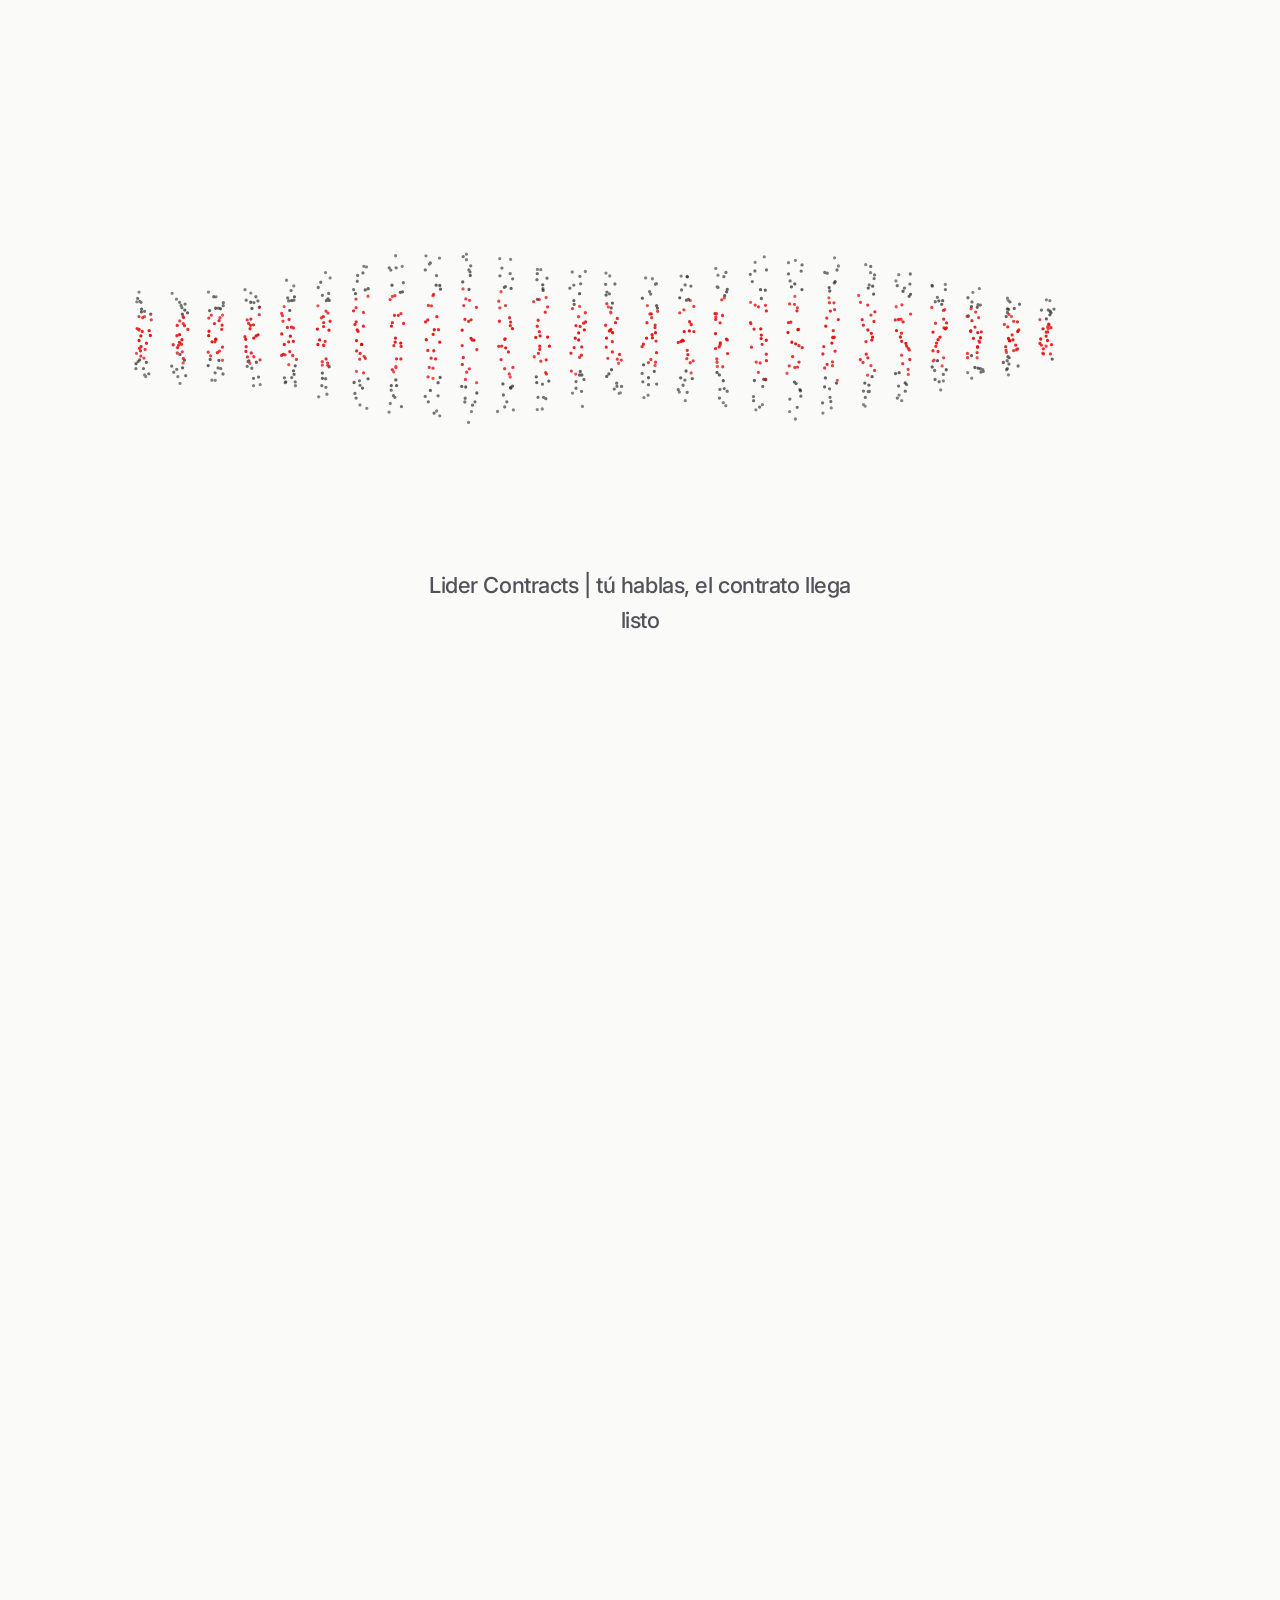
<file: es/index.html>
<!DOCTYPE html><html lang="es"><head><meta charset="utf-8"><meta name="viewport" content="width=device-width,initial-scale=1"><title>Contratos e invoices en inglés por WhatsApp | Lider Contracts</title><meta name="description" content="Manda un audio por WhatsApp y recibe contrato, presupuesto o invoice en inglés, con tu marca. Hecho para quien presta servicios en Estados Unidos."><meta name="robots" content="index,follow,max-image-preview:large"><link rel="canonical" href="https://lidercontracts.com/es/"><link rel="alternate" hreflang="pt-BR" href="https://lidercontracts.com/"><link rel="alternate" hreflang="en" href="https://lidercontracts.com/en/"><link rel="alternate" hreflang="es" href="https://lidercontracts.com/es/"><link rel="alternate" hreflang="x-default" href="https://lidercontracts.com/en/"><meta property="og:type" content="website"><meta property="og:url" content="https://lidercontracts.com/es/"><meta property="og:title" content="Tú hablas. El contrato llega listo."><meta property="og:description" content="Un audio por WhatsApp se convierte en contrato e invoice en inglés, con el nombre y el logo de tu empresa."><meta property="og:locale" content="es_419"><meta property="og:site_name" content="Lider Contracts"><meta name="twitter:card" content="summary_large_image"><meta name="twitter:title" content="Tú hablas. El contrato llega listo."><meta name="twitter:description" content="Un audio por WhatsApp se convierte en contrato e invoice en inglés, con el nombre y el logo de tu empresa."><link rel="icon" type="image/png" href="/assets/favicon.png"><link rel="apple-touch-icon" href="/assets/favicon.png"><meta name="theme-color" content="#fafaf9"><link rel="preconnect" href="https://fonts.googleapis.com"><link rel="preconnect" href="https://fonts.gstatic.com" crossorigin><link href="https://fonts.googleapis.com/css2?family=Inter:wght@400;500;600;700&family=JetBrains+Mono:wght@500;600&display=swap" rel="stylesheet"><link rel="stylesheet" href="/assets/site-us.css?v=20261125"><script>!function(){if("http:"===location.protocol||"https:"===location.protocol){var t="lidercommerce_us_lingua",a=(document.documentElement.getAttribute("lang")||"pt").slice(0,2);if("/"===location.pathname||"/index.html"===location.pathname){var e=location.search+location.hash,o=null;try{o=localStorage.getItem(t)}catch(t){}if(o)"pt"!==o&&n(o);else if(!/bot|crawl|spider|slurp|googlebot|bingpreview|duckduck|yandex|baidu/i.test(navigator.userAgent||"")){var l=(navigator.languages&&navigator.languages[0]||navigator.language||"").slice(0,2).toLowerCase();"es"===l?n("es"):l&&"pt"!==l&&n("en")}}else try{localStorage.setItem(t,a)}catch(t){}}function n(t){location.replace("/"+t+"/"+e)}}()</script><script>!function(){var e=document.documentElement,a=location.search;if(!(a.indexOf("sem-abertura")>-1)){if(!(a.indexOf("abertura")>-1)){try{if("1"===sessionStorage.getItem("lidercommerce_us_abertura_vista_v1"))return}catch(e){}if(window.matchMedia&&window.matchMedia("(prefers-reduced-motion: reduce)").matches)return}var t=document.createElement("style");t.textContent=".abertura-ativa,.abertura-ativa body{overflow:hidden;background:#fafaf9}.abertura-ativa body>*:not(.abertura){visibility:hidden}.abertura{visibility:visible}",document.head.appendChild(t),e.className+=" abertura-ativa",setTimeout(function(){e.classList.remove("abertura-ativa")},9e3)}}()</script><script src="/assets/abertura-us.js?v=20261125" defer="defer"></script><script type="application/ld+json">[{"@context":"https://schema.org","@type":"SoftwareApplication","name":"Lider Contracts","applicationCategory":"BusinessApplication","operatingSystem":"WhatsApp","inLanguage":"es","url":"https://lidercontracts.com/es/","description":"Manda un audio por WhatsApp y recibe contrato, presupuesto o invoice en inglés, con tu marca. Hecho para quien presta servicios en Estados Unidos.","offers":[{"@type":"Offer","name":"Gratis","price":"0","priceCurrency":"USD","description":"Para probarlo antes de decidir."},{"@type":"Offer","name":"Plus","price":"4","priceCurrency":"USD","description":"$48 al año, en un solo pago"},{"@type":"Offer","name":"Pro","price":"18","priceCurrency":"USD","description":"$216 al año, en un solo pago"}]},{"@context":"https://schema.org","@type":"FAQPage","inLanguage":"es","mainEntity":[{"@type":"Question","name":"¿Necesito saber inglés?","acceptedAnswer":{"@type":"Answer","text":"No. Tú hablas en español o en portugués y el documento sale en inglés. El resumen que recibes para revisar llega en tu idioma."}},{"@type":"Question","name":"¿Tengo que instalar una aplicación?","acceptedAnswer":{"@type":"Answer","text":"No. Todo pasa en el WhatsApp que ya usas todos los días. La central en la computadora sirve para consultar lo que ya enviaste."}},{"@type":"Question","name":"¿El contrato sirve en Estados Unidos?","acceptedAnswer":{"@type":"Answer","text":"Lleva las partes, el trabajo, los montos, el anticipo y los campos de firma, en el formato que se usa a diario en el oficio. Para una obra grande o un caso fuera de lo común, conviene revisarlo con un abogado antes."}},{"@type":"Question","name":"¿Puedo poner mi logo?","acceptedAnswer":{"@type":"Answer","text":"Sí. Nombre, logo, dirección, anticipo estándar y garantía se guardan una vez y entran solos en todo documento."}},{"@type":"Question","name":"¿Y si el precio cambia después?","acceptedAnswer":{"@type":"Answer","text":"Pide el ajuste en el mismo chat, por audio o por texto. Sale una versión nueva al momento, sin empezar de cero."}},{"@type":"Question","name":"¿Cómo cancelo?","acceptedAnswer":{"@type":"Answer","text":"Por WhatsApp o en la central, cuando quieras. Sin penalización y sin plazo forzoso."}}]}]</script></head><body><div class="abertura" aria-hidden="true"><p class="abertura-frase" data-frase="Lider Contracts | tú hablas, el contrato llega listo"></p></div><header class="topo" id="topo"><div class="topo-caixa wrap"><a href="/es/" class="marca" aria-label="Lider Contracts" translate="no"><img src="/assets/logo-lc-marca.png" alt=""> <span translate="no" class="notranslate">Lider<i>Contracts</i></span></a><div class="topo-acoes"><nav class="linguas" aria-label="Idioma"><a href="/" hreflang="pt-BR" lang="pt-BR">PT</a> <a href="/en/" hreflang="en" lang="en">EN</a> <a href="/es/" aria-current="true" hreflang="es" lang="es">ES</a></nav><a href="#planos" class="topo-link some">Planes</a> <a href="https://lidercontracts.com/app/" class="topo-link">Entrar</a> <a href="#planos" class="btn btn-marca btn-p">Suscribirse</a></div></div></header><main><section class="hero"><div class="wrap"><div class="hero-grade"><div class="hero-texto"><span class="etiqueta-marca">Para quien presta servicios en Estados Unidos</span><h1 class="display">Tú hablas. <span class="realce">El contrato llega listo.</span></h1><p class="hero-tese">Manda un audio por WhatsApp con el cliente, el trabajo y el precio. En menos de un minuto recibes un contrato y un invoice en inglés, con el nombre y el logo de tu empresa.</p><div class="hero-acoes"><a href="#" class="btn btn-marca btn-g" data-wa><svg viewBox="0 0 24 24" fill="currentColor" aria-hidden="true"><path d="M12.04 2C6.58 2 2.13 6.45 2.13 11.91c0 1.75.46 3.45 1.32 4.95L2 22l5.25-1.38a9.9 9.9 0 0 0 4.79 1.22h.01c5.46 0 9.91-4.45 9.91-9.91 0-2.65-1.03-5.14-2.9-7.01A9.82 9.82 0 0 0 12.04 2Zm0 18.15h-.01a8.2 8.2 0 0 1-4.19-1.15l-.3-.18-3.12.82.83-3.04-.2-.31a8.22 8.22 0 0 1-1.26-4.38c0-4.54 3.7-8.24 8.25-8.24 2.2 0 4.27.86 5.83 2.42a8.19 8.19 0 0 1 2.41 5.83c0 4.54-3.7 8.23-8.24 8.23Zm4.52-6.16c-.25-.12-1.47-.72-1.69-.81-.23-.08-.39-.12-.56.13-.16.24-.64.8-.78.97-.14.16-.29.18-.54.06-.25-.12-1.05-.39-1.99-1.23-.74-.66-1.23-1.47-1.38-1.72-.14-.25-.01-.38.11-.5.11-.11.25-.29.37-.43.13-.15.17-.25.25-.41.08-.17.04-.31-.02-.43-.06-.12-.56-1.34-.76-1.84-.2-.48-.4-.42-.56-.43h-.48c-.16 0-.43.06-.65.31-.22.25-.86.84-.86 2.05s.88 2.38 1 2.54c.12.17 1.73 2.64 4.2 3.71.59.25 1.04.4 1.4.52.59.19 1.12.16 1.55.1.47-.07 1.47-.6 1.67-1.18.21-.58.21-1.07.15-1.18-.06-.1-.22-.17-.47-.29Z"/></svg> Probar gratis por WhatsApp </a><a href="#como" class="btn btn-linha btn-g">Ver cómo funciona</a></div><div class="selos"><span class="selo"><svg viewBox="0 0 24 24" fill="none" stroke="currentColor" stroke-width="2.6" stroke-linecap="round" stroke-linejoin="round" aria-hidden="true"><path d="M20 6 9 17l-5-5"/></svg>Empiezas gratis</span> <span class="selo"><svg viewBox="0 0 24 24" fill="none" stroke="currentColor" stroke-width="2.6" stroke-linecap="round" stroke-linejoin="round" aria-hidden="true"><path d="M20 6 9 17l-5-5"/></svg>Sin tarjeta</span> <span class="selo"><svg viewBox="0 0 24 24" fill="none" stroke="currentColor" stroke-width="2.6" stroke-linecap="round" stroke-linejoin="round" aria-hidden="true"><path d="M20 6 9 17l-5-5"/></svg>Sin instalar nada</span></div></div><div class="cena" data-demo="1" aria-label="Ejemplo de una conversación de WhatsApp y del contrato que sale de ella"><div class="aparelho"><div class="fone"><div class="fone-tela"><div class="fone-ilha"></div><div class="fone-topo"><span class="mono">9:41</span> <span class="fone-sinal"><svg viewBox="0 0 24 24" fill="currentColor" aria-hidden="true"><path d="M2 20h3v-6H2v6Zm5 0h3V9H7v11Zm5 0h3V4h-3v16Zm5 0h3v-9h-3v9Z"/></svg> <svg viewBox="0 0 24 24" fill="currentColor" aria-hidden="true"><path d="M2 6h16a2 2 0 0 1 2 2v8a2 2 0 0 1-2 2H2a2 2 0 0 1-2-2V8a2 2 0 0 1 2-2Zm1 2v8h14V8H3Zm19 2v4h1v-4h-1Z"/></svg></span></div><div class="chat-topo"><span class="chat-voltar"><svg viewBox="0 0 24 24" fill="none" stroke="currentColor" stroke-width="2.4" stroke-linecap="round" stroke-linejoin="round" aria-hidden="true"><path d="m15 18-6-6 6-6"/></svg></span><span class="chat-face"><svg viewBox="0 0 24 24" fill="currentColor" aria-hidden="true"><path d="M12 2a2 2 0 0 1 2 2v1h1a5 5 0 0 1 5 5v5a5 5 0 0 1-5 5H9a5 5 0 0 1-5-5v-5a5 5 0 0 1 5-5h1V4a2 2 0 0 1 2-2Zm-2.5 9a1.5 1.5 0 1 0 0 3 1.5 1.5 0 0 0 0-3Zm5 0a1.5 1.5 0 1 0 0 3 1.5 1.5 0 0 0 0-3Z"/></svg> </span><span class="chat-nome"><b translate="no" class="notranslate">Lider Contracts</b><span>en línea</span></span> <span class="chat-icones"><svg viewBox="0 0 24 24" fill="none" stroke="currentColor" stroke-width="2" aria-hidden="true"><path d="m23 7-7 5 7 5V7Z"/><rect x="1" y="5" width="15" height="14" rx="2"/></svg> <svg viewBox="0 0 24 24" fill="none" stroke="currentColor" stroke-width="2" aria-hidden="true"><path d="M22 16.92v3a2 2 0 0 1-2.18 2 19.8 19.8 0 0 1-8.63-3.07 19.5 19.5 0 0 1-6-6A19.8 19.8 0 0 1 2.12 4.2 2 2 0 0 1 4.11 2h3a2 2 0 0 1 2 1.72c.13.96.36 1.9.7 2.81a2 2 0 0 1-.45 2.11L8.1 9.9a16 16 0 0 0 6 6l1.26-1.26a2 2 0 0 1 2.11-.45c.9.34 1.85.57 2.81.7A2 2 0 0 1 22 16.92Z"/></svg></span></div><div class="chat"><div class="conversa" data-para="1"><span class="chat-dia">Hoy</span><div class="balao balao-eu"><div class="audio"><span class="audio-play"><svg viewBox="0 0 24 24" fill="currentColor" aria-hidden="true"><path d="M8 5v14l11-7L8 5Z"/></svg></span><span class="audio-onda" aria-hidden="true"><i class="on" style="height:6px"></i><i class="on" style="height:12px"></i><i class="on" style="height:18px"></i><i class="on" style="height:9px"></i><i class="on" style="height:15px"></i><i class="on" style="height:20px"></i><i style="height:11px"></i><i style="height:16px"></i><i style="height:7px"></i><i style="height:13px"></i><i style="height:18px"></i><i style="height:9px"></i><i style="height:14px"></i><i style="height:6px"></i><i style="height:11px"></i><i style="height:16px"></i> </span><span class="audio-tempo mono">0:38</span></div><span class="balao-hora mono">9:41<svg viewBox="0 0 24 24" fill="currentColor" aria-hidden="true"><path d="M18.4 6.6 9.9 15.1 7 12.2l-1.4 1.4 4.3 4.3 9.9-9.9-1.4-1.4Z"/><path d="M22.6 6.6 14.1 15.1l-.8-.8-1.4 1.4 2.2 2.2 9.9-9.9-1.4-1.4Z"/></svg></span></div><div class="balao balao-ela">Pintura interior para Karen Miller, 3 recámaras. $4,850 con 30% de anticipo. ¿Así está bien?<div class="balao-botoes"><span>Generar PDF</span><span>Ajustar</span></div><span class="balao-hora mono">9:41</span></div><div class="balao balao-eu">Así es, genéralo<span class="balao-hora mono">9:42<svg viewBox="0 0 24 24" fill="currentColor" aria-hidden="true"><path d="M18.4 6.6 9.9 15.1 7 12.2l-1.4 1.4 4.3 4.3 9.9-9.9-1.4-1.4Z"/><path d="M22.6 6.6 14.1 15.1l-.8-.8-1.4 1.4 2.2 2.2 9.9-9.9-1.4-1.4Z"/></svg></span></div><div class="balao balao-ela"><div class="anexo"><span class="anexo-icone">PDF</span> <span><b>Contract-1042.pdf</b><span>2 páginas · PDF</span></span></div>Listo. Solo reenvíalo a tu clienta. <span class="balao-hora mono">9:42</span></div></div><div class="conversa" data-para="2"><span class="chat-dia">Hoy</span><div class="balao balao-eu">Can you start next Monday? And are you insured?<span class="balao-hora mono">9:12<svg viewBox="0 0 24 24" fill="currentColor" aria-hidden="true"><path d="M18.4 6.6 9.9 15.1 7 12.2l-1.4 1.4 4.3 4.3 9.9-9.9-1.4-1.4Z"/><path d="M22.6 6.6 14.1 15.1l-.8-.8-1.4 1.4 2.2 2.2 9.9-9.9-1.4-1.4Z"/></svg></span></div><div class="balao balao-ela">Tu clienta pregunta si puedes empezar el lunes y si tienes seguro. <span class="balao-rotulo">Respuesta lista en inglés</span> <span class="balao-caixa" lang="en">Yes, I can start Monday at 8 AM. I am fully insured and I can send you the certificate today.</span><div class="balao-botoes"><span>Copiar</span><span>Cambiar el tono</span></div><span class="balao-hora mono">9:12</span></div></div><div class="conversa" data-para="3"><span class="chat-dia">Hoy</span><div class="balao balao-eu">¿Cuánto cobro por pintar 3 recámaras en Orlando?<span class="balao-hora mono">8:05<svg viewBox="0 0 24 24" fill="currentColor" aria-hidden="true"><path d="M18.4 6.6 9.9 15.1 7 12.2l-1.4 1.4 4.3 4.3 9.9-9.9-1.4-1.4Z"/><path d="M22.6 6.6 14.1 15.1l-.8-.8-1.4 1.4 2.2 2.2 9.9-9.9-1.4-1.4Z"/></svg></span></div><div class="balao balao-ela"><span class="balao-rotulo">Lo que se cobra en tu zona</span><div class="faixa-preco"><div class="faixa-trilho"><i></i><b></b></div><div class="faixa-pontas mono"><span>$3,500</span><span>$5,200</span></div><div class="faixa-media">Promedio <b class="mono">$4,500</b></div></div>Por el tamaño y el acabado que tú haces, te sugiero $4,850 con 30% de anticipo.<div class="balao-botoes"><span class="so-um">Usar $4,850</span></div><span class="balao-hora mono">8:05</span></div></div><div class="conversa" data-para="4"><span class="chat-dia">Hoy</span><div class="balao balao-eu balao-foto"><span class="foto" aria-hidden="true"><i></i></span> ¿Qué es esta mancha? ¿Puedo pintar encima? <span class="balao-hora mono">16:40<svg viewBox="0 0 24 24" fill="currentColor" aria-hidden="true"><path d="M18.4 6.6 9.9 15.1 7 12.2l-1.4 1.4 4.3 4.3 9.9-9.9-1.4-1.4Z"/><path d="M22.6 6.6 14.1 15.1l-.8-.8-1.4 1.4 2.2 2.2 9.9-9.9-1.4-1.4Z"/></svg></span></div><div class="balao balao-ela">Por la foto es humedad: la mancha oscura con el borde amarillo viene de agua. Si pintas encima, vuelve en dos semanas.<ol class="passos-chat"><li>Encontrar de dónde viene el agua</li><li>Secar la humedad y lijar</li><li>Sellador y dos manos</li></ol><span class="balao-hora mono">16:41</span></div></div></div><div class="chat-pe"><span class="chat-campo">Mensaje<svg viewBox="0 0 24 24" fill="none" stroke="currentColor" stroke-width="2" aria-hidden="true"><path d="M21.44 11.05 12.25 20.24a6 6 0 0 1-8.49-8.49l9.19-9.19a4 4 0 0 1 5.66 5.66l-9.2 9.19a2 2 0 0 1-2.83-2.83l8.49-8.48"/></svg></span><span class="chat-mic"><svg viewBox="0 0 24 24" fill="currentColor" aria-hidden="true"><path d="M12 15a3 3 0 0 0 3-3V6a3 3 0 0 0-6 0v6a3 3 0 0 0 3 3Zm5-3a5 5 0 0 1-10 0H5a7 7 0 0 0 6 6.92V22h2v-3.08A7 7 0 0 0 19 12h-2Z"/></svg></span></div></div></div><div class="flutua flutua-1" data-para="1"><span class="flutua-face">KM</span> <span><span>Cliente</span><b>Karen Miller</b></span></div><div class="flutua flutua-2" data-para="1"><span class="flutua-face"><svg viewBox="0 0 24 24" fill="none" stroke="currentColor" stroke-width="2.2" stroke-linecap="round" aria-hidden="true"><path d="M19 11H5m14 0a2 2 0 0 1 2 2v6a2 2 0 0 1-2 2H5a2 2 0 0 1-2-2v-6a2 2 0 0 1 2-2m14 0V7a2 2 0 0 0-2-2H7a2 2 0 0 0-2 2v4"/></svg></span><span><span>Servicio</span><b>Pintura interior</b></span></div><div class="flutua flutua-3" data-para="1"><span class="flutua-face"><svg viewBox="0 0 24 24" fill="none" stroke="currentColor" stroke-width="2.4" stroke-linecap="round" aria-hidden="true"><path d="M12 1v22M17 5H9.5a3.5 3.5 0 0 0 0 7h5a3.5 3.5 0 0 1 0 7H6"/></svg></span><span><span>Total</span><b class="mono">$4,850</b></span></div><div class="flutua flutua-2" data-para="2"><span class="flutua-face"><svg viewBox="0 0 24 24" fill="none" stroke="currentColor" stroke-width="2.2" stroke-linecap="round" stroke-linejoin="round" aria-hidden="true"><circle cx="12" cy="12" r="10"/><path d="M2 12h20M12 2a15.3 15.3 0 0 1 4 10 15.3 15.3 0 0 1-4 10 15.3 15.3 0 0 1-4-10 15.3 15.3 0 0 1 4-10Z"/></svg></span><span><span>Llegó en</span><b>Inglés</b></span></div><div class="flutua flutua-3" data-para="2"><span class="flutua-face"><svg viewBox="0 0 24 24" fill="none" stroke="currentColor" stroke-width="2.4" stroke-linecap="round" stroke-linejoin="round" aria-hidden="true"><path d="m17 2 4 4-4 4M3 11V9a4 4 0 0 1 4-4h14M7 22l-4-4 4-4M21 13v2a4 4 0 0 1-4 4H3"/></svg></span><span><span>Traducido</span><b>En los dos sentidos</b></span></div><div class="flutua flutua-2" data-para="3"><span class="flutua-face"><svg viewBox="0 0 24 24" fill="none" stroke="currentColor" stroke-width="2.2" stroke-linecap="round" stroke-linejoin="round" aria-hidden="true"><path d="M21 10c0 7-9 13-9 13s-9-6-9-13a9 9 0 0 1 18 0Z"/><circle cx="12" cy="10" r="3"/></svg></span><span><span>Zona</span><b>Orlando, FL</b></span></div><div class="flutua flutua-3" data-para="3"><span class="flutua-face"><svg viewBox="0 0 24 24" fill="none" stroke="currentColor" stroke-width="2.4" stroke-linecap="round" stroke-linejoin="round" aria-hidden="true"><path d="M3 17l6-6 4 4 7-7"/><path d="M14 8h6v6"/></svg></span><span><span>Promedio de la zona</span><b class="mono">$4,500</b></span></div><div class="flutua flutua-2" data-para="4"><span class="flutua-face"><svg viewBox="0 0 24 24" fill="none" stroke="currentColor" stroke-width="2.2" stroke-linecap="round" stroke-linejoin="round" aria-hidden="true"><rect x="3" y="3" width="18" height="18" rx="2"/><circle cx="8.5" cy="8.5" r="1.5"/><path d="m21 15-5-5L5 21"/></svg></span><span><span>Foto</span><b>Pared de la sala</b></span></div><div class="flutua flutua-3" data-para="4"><span class="flutua-face"><svg viewBox="0 0 24 24" fill="none" stroke="currentColor" stroke-width="2.4" stroke-linecap="round" stroke-linejoin="round" aria-hidden="true"><path d="M12 2a7 7 0 0 0-4 12.7V17a2 2 0 0 0 2 2h4a2 2 0 0 0 2-2v-2.3A7 7 0 0 0 12 2Z"/><path d="M9 22h6"/></svg></span><span><span>Diagnóstico</span><b>Humedad</b></span></div><div class="doc" data-para="1"><span class="doc-selo"><svg viewBox="0 0 24 24" fill="none" stroke="currentColor" stroke-width="3" stroke-linecap="round" stroke-linejoin="round" aria-hidden="true"><path d="M20 6 9 17l-5-5"/></svg>En inglés</span><div class="doc-topo"><span class="doc-logo">RP</span> <span><b>Rivera Painting LLC</b><span>Orlando, FL</span></span></div><div class="doc-titulo">CONTRACT</div><div class="doc-para">Prepared for Karen Miller</div><div class="doc-linha"><span>Interior painting, 3 bedrooms</span><b class="mono">$3,600</b></div><div class="doc-linha"><span>Ceilings and trim</span><b class="mono">$850</b></div><div class="doc-linha"><span>Paint and materials</span><b class="mono">$400</b></div><div class="doc-total"><span>Total</span><span class="mono">$4,850.00</span></div><div class="doc-assina"><div><i></i><span>CONTRACTOR</span></div><div><i></i><span>CLIENT</span></div></div></div></div><div class="demo"><span class="demo-chamada"><svg viewBox="0 0 24 24" fill="none" stroke="currentColor" stroke-width="2.2" stroke-linecap="round" stroke-linejoin="round" aria-hidden="true"><path d="M9 11V6a2 2 0 0 1 4 0v5m0-1.5a2 2 0 0 1 4 0V15a6 6 0 0 1-6 6h-1a6 6 0 0 1-5.2-3l-1.6-2.8a2 2 0 0 1 3.4-2L9 15"/></svg> Toca y mírala trabajando</span><div class="demo-abas" role="tablist" aria-label="Toca y mírala trabajando"><button type="button" role="tab" aria-selected="true" data-aba="1" class="on">Presupuesto por audio</button> <button type="button" role="tab" aria-selected="false" data-aba="2">Inglés en tus chats</button> <button type="button" role="tab" aria-selected="false" data-aba="3">Cuánto cobrar</button> <button type="button" role="tab" aria-selected="false" data-aba="4">Dudas por foto</button></div></div></div></div></div></section><section class="faixa faixa-papel" id="recursos"><div class="wrap"><div class="cabeca"><span class="etiqueta">Qué hace por ti</span><h2 class="display">Cuatro cosas que dejas de hacer de noche</h2><p>El papeleo que se junta después del trabajo, resuelto en el mismo WhatsApp donde ya hablas con tus clientes.</p></div><div class="recursos"><article class="recurso"><span class="recurso-icone"><svg viewBox="0 0 24 24" fill="currentColor" aria-hidden="true"><path d="M12 15a3 3 0 0 0 3-3V6a3 3 0 0 0-6 0v6a3 3 0 0 0 3 3Zm5-3a5 5 0 0 1-10 0H5a7 7 0 0 0 6 6.92V22h2v-3.08A7 7 0 0 0 19 12h-2Z"/></svg></span><h3>Presupuesto por audio</h3><p>Lo grabas como se lo dirías al cliente. El trabajo, el precio y las condiciones salen del audio y se convierten en documento.</p></article><article class="recurso"><span class="recurso-icone"><svg viewBox="0 0 24 24" fill="none" stroke="currentColor" stroke-width="2" stroke-linecap="round" stroke-linejoin="round" aria-hidden="true"><circle cx="12" cy="12" r="10"/><path d="M2 12h20M12 2a15.3 15.3 0 0 1 4 10 15.3 15.3 0 0 1-4 10 15.3 15.3 0 0 1-4-10 15.3 15.3 0 0 1 4-10Z"/></svg></span><h3>Inglés sin batallar</h3><p>El documento sale en inglés americano, en el formato que tu cliente de aquí espera leer y firmar.</p></article><article class="recurso"><span class="recurso-icone"><svg viewBox="0 0 24 24" fill="none" stroke="currentColor" stroke-width="2" stroke-linecap="round" stroke-linejoin="round" aria-hidden="true"><path d="M12 1v22M17 5H9.5a3.5 3.5 0 0 0 0 7h5a3.5 3.5 0 0 1 0 7H6"/></svg></span><h3>Cuánto cobrar</h3><p>Si dudas del precio, pregunta antes de mandarlo. Recibes el rango que se cobra por tu tipo de trabajo en tu zona.</p></article><article class="recurso"><span class="recurso-icone"><svg viewBox="0 0 24 24" fill="none" stroke="currentColor" stroke-width="2" stroke-linecap="round" stroke-linejoin="round" aria-hidden="true"><rect x="3" y="3" width="18" height="18" rx="2"/><circle cx="8.5" cy="8.5" r="1.5"/><path d="m21 15-5-5L5 21"/></svg></span><h3>Manda una foto y recibe respuesta</h3><p>Manda la foto del trabajo o de un papel que recibiste y pregunta lo que necesites. La respuesta llega al mismo chat.</p></article></div></div></section><section class="faixa" id="como"><div class="wrap"><div class="cabeca"><span class="etiqueta">Cómo funciona</span><h2 class="display">Tres pasos, un minuto</h2></div><div class="passos"><div class="passo"><span class="passo-icone"><span class="passo-num">1</span><svg viewBox="0 0 24 24" fill="currentColor" aria-hidden="true"><path d="M12 15a3 3 0 0 0 3-3V6a3 3 0 0 0-6 0v6a3 3 0 0 0 3 3Zm5-3a5 5 0 0 1-10 0H5a7 7 0 0 0 6 6.92V22h2v-3.08A7 7 0 0 0 19 12h-2Z"/></svg></span><h3>Habla</h3><p>Cliente, trabajo y precio, en un solo audio.</p></div><div class="passo"><span class="passo-icone"><span class="passo-num">2</span><svg viewBox="0 0 24 24" fill="none" stroke="currentColor" stroke-width="2" stroke-linecap="round" stroke-linejoin="round" aria-hidden="true"><path d="M9 11V6a2 2 0 0 1 4 0v5m0-1.5a2 2 0 0 1 4 0V15a6 6 0 0 1-6 6h-1a6 6 0 0 1-5.2-3l-1.6-2.8a2 2 0 0 1 3.4-2L9 15"/></svg></span><h3>Revisa</h3><p>Lee el resumen y toca Generar PDF.</p></div><div class="passo"><span class="passo-icone"><span class="passo-num">3</span><svg viewBox="0 0 24 24" fill="none" stroke="currentColor" stroke-width="2" stroke-linecap="round" stroke-linejoin="round" aria-hidden="true"><path d="m22 2-7 20-4-9-9-4 20-7Z"/></svg></span><h3>Manda</h3><p>En inglés, con tu marca, listo para firmar.</p></div></div></div></section><section class="faixa faixa-papel" id="para-quem"><div class="wrap"><div class="cabeca"><span class="etiqueta">Para quién es</span><h2 class="display">Hecho para quien trabaja con las manos</h2><p>Si cierras el trabajo platicando y después pierdes la noche armando papeles, esto es para ti.</p></div><div class="oficios"><span class="oficio"><svg viewBox="0 0 24 24" fill="none" stroke="currentColor" stroke-width="2.6" stroke-linecap="round" stroke-linejoin="round" aria-hidden="true"><path d="M20 6 9 17l-5-5"/></svg>Pintura</span><span class="oficio"><svg viewBox="0 0 24 24" fill="none" stroke="currentColor" stroke-width="2.6" stroke-linecap="round" stroke-linejoin="round" aria-hidden="true"><path d="M20 6 9 17l-5-5"/></svg>Limpieza</span><span class="oficio"><svg viewBox="0 0 24 24" fill="none" stroke="currentColor" stroke-width="2.6" stroke-linecap="round" stroke-linejoin="round" aria-hidden="true"><path d="M20 6 9 17l-5-5"/></svg>Jardinería</span><span class="oficio"><svg viewBox="0 0 24 24" fill="none" stroke="currentColor" stroke-width="2.6" stroke-linecap="round" stroke-linejoin="round" aria-hidden="true"><path d="M20 6 9 17l-5-5"/></svg>Electricidad</span><span class="oficio"><svg viewBox="0 0 24 24" fill="none" stroke="currentColor" stroke-width="2.6" stroke-linecap="round" stroke-linejoin="round" aria-hidden="true"><path d="M20 6 9 17l-5-5"/></svg>Plomería</span><span class="oficio"><svg viewBox="0 0 24 24" fill="none" stroke="currentColor" stroke-width="2.6" stroke-linecap="round" stroke-linejoin="round" aria-hidden="true"><path d="M20 6 9 17l-5-5"/></svg>Remodelación</span><span class="oficio"><svg viewBox="0 0 24 24" fill="none" stroke="currentColor" stroke-width="2.6" stroke-linecap="round" stroke-linejoin="round" aria-hidden="true"><path d="M20 6 9 17l-5-5"/></svg>Mudanzas</span><span class="oficio"><svg viewBox="0 0 24 24" fill="none" stroke="currentColor" stroke-width="2.6" stroke-linecap="round" stroke-linejoin="round" aria-hidden="true"><path d="M20 6 9 17l-5-5"/></svg>Detailing</span></div></div></section><section class="faixa" id="central"><div class="wrap"><div class="cabeca"><span class="etiqueta-marca">Tu central</span><h2 class="display">Tú platicas por WhatsApp. Todo queda guardado.</h2><p>Además del chat, tienes una central con todos los documentos que ya salieron, tu plan y los datos de tu empresa.</p></div><div class="central"><div class="abas"><div class="aba ativa"><span class="aba-icone"><svg viewBox="0 0 24 24" fill="none" stroke="currentColor" stroke-width="2" stroke-linecap="round" stroke-linejoin="round" aria-hidden="true"><path d="m3 9 9-7 9 7v11a2 2 0 0 1-2 2H5a2 2 0 0 1-2-2V9Z"/><path d="M9 22V12h6v10"/></svg></span><span><b>Inicio</b><p>Tu plan, cuánto llevas usado en el mes y los últimos documentos.</p></span></div><div class="aba"><span class="aba-icone"><svg viewBox="0 0 24 24" fill="none" stroke="currentColor" stroke-width="2" stroke-linecap="round" stroke-linejoin="round" aria-hidden="true"><path d="M14 2H6a2 2 0 0 0-2 2v16a2 2 0 0 0 2 2h12a2 2 0 0 0 2-2V8Z"/><path d="M14 2v6h6M16 13H8M16 17H8"/></svg></span><span><b>Documentos</b><p>Cada contrato, presupuesto e invoice guardado y listo para descargar otra vez.</p></span></div><div class="aba"><span class="aba-icone"><svg viewBox="0 0 24 24" fill="none" stroke="currentColor" stroke-width="2" stroke-linecap="round" stroke-linejoin="round" aria-hidden="true"><rect x="2" y="7" width="20" height="14" rx="2"/><path d="M16 21V5a2 2 0 0 0-2-2h-4a2 2 0 0 0-2 2v16"/></svg></span><span><b>Mi negocio</b><p>Nombre, logo, dirección, anticipo estándar y garantía. Entran en todo documento.</p></span></div><div class="aba"><span class="aba-icone"><svg viewBox="0 0 24 24" fill="none" stroke="currentColor" stroke-width="2" stroke-linecap="round" stroke-linejoin="round" aria-hidden="true"><rect x="2" y="5" width="20" height="14" rx="2"/><path d="M2 10h20"/></svg></span><span><b>Plan y cobro</b><p>Cambia de plan, actualiza la tarjeta y ve tus facturas cuando quieras.</p></span></div></div><div><div class="janela"><div class="janela-barra"><span class="janela-bolas"><i></i><i></i><i></i></span> <span class="janela-url mono">lidercontracts.com/app</span></div><div class="painel"><div class="painel-lado"><div class="painel-marca"><i><svg viewBox="0 0 24 24" fill="currentColor" aria-hidden="true"><path d="M12 2a2 2 0 0 1 2 2v1h1a5 5 0 0 1 5 5v5a5 5 0 0 1-5 5H9a5 5 0 0 1-5-5v-5a5 5 0 0 1 5-5h1V4a2 2 0 0 1 2-2Zm-2.5 9a1.5 1.5 0 1 0 0 3 1.5 1.5 0 0 0 0-3Zm5 0a1.5 1.5 0 1 0 0 3 1.5 1.5 0 0 0 0-3Z"/></svg></i><span translate="no" class="notranslate">Lider Contracts</span></div><div class="painel-item on"><svg viewBox="0 0 24 24" fill="none" stroke="currentColor" stroke-width="2" stroke-linecap="round" stroke-linejoin="round" aria-hidden="true"><path d="m3 9 9-7 9 7v11a2 2 0 0 1-2 2H5a2 2 0 0 1-2-2V9Z"/></svg>Inicio</div><div class="painel-item"><svg viewBox="0 0 24 24" fill="none" stroke="currentColor" stroke-width="2" stroke-linecap="round" stroke-linejoin="round" aria-hidden="true"><path d="M14 2H6a2 2 0 0 0-2 2v16a2 2 0 0 0 2 2h12a2 2 0 0 0 2-2V8Z"/><path d="M14 2v6h6"/></svg>Documentos</div><div class="painel-item"><svg viewBox="0 0 24 24" fill="none" stroke="currentColor" stroke-width="2" stroke-linecap="round" stroke-linejoin="round" aria-hidden="true"><rect x="2" y="7" width="20" height="14" rx="2"/><path d="M16 21V5a2 2 0 0 0-2-2h-4a2 2 0 0 0-2 2v16"/></svg>Mi negocio</div><div class="painel-item"><svg viewBox="0 0 24 24" fill="none" stroke="currentColor" stroke-width="2" stroke-linecap="round" stroke-linejoin="round" aria-hidden="true"><rect x="2" y="5" width="20" height="14" rx="2"/><path d="M2 10h20"/></svg>Plan y cobro</div></div><div class="painel-corpo"><div class="painel-ola"><b>Hola, Rivera Painting</b> <span class="pastilha"><i></i>Activo</span></div><div class="painel-cartoes"><div class="painel-cartao"><span>Plan</span><b>Pro</b></div><div class="painel-cartao"><span>Este mes</span><b class="mono">14 <em>documentos</em></b></div></div><div class="painel-tit">Documentos recientes</div><div class="painel-doc"><span class="anexo-icone">PDF</span><b>Karen Miller</b><span>Contrato</span><u class="mono">$4,850</u></div><div class="painel-doc"><span class="anexo-icone">PDF</span><b>Mike Brown</b><span>Invoice</span><u class="mono">$1,200</u></div><div class="painel-doc"><span class="anexo-icone">PDF</span><b>Lisa Chen</b><span>Presupuesto</span><u class="mono">$2,300</u></div></div></div></div><p class="legenda">Ejemplo ilustrativo de la central.</p></div></div></div></section><section class="faixa faixa-papel" id="planos"><div class="wrap"><div class="cabeca"><h2 class="display">Empieza gratis. Suscríbete si te gusta.</h2><p>Sin plazo forzoso, y sin tarjeta para probar.</p></div><div class="planos-area" data-cobranca="ano" id="planosArea"><div style="text-align:center"><div class="chave" role="group" aria-label="Forma de cobro"><button type="button" class="on" data-cobranca="ano">Anual <em>-55%</em></button> <button type="button" data-cobranca="mes">Mensual</button></div></div><div class="planos"><article class="plano"><div class="plano-nome"><b>Gratis</b></div><div class="plano-valor"><b class="mono">$0</b><span>/mes</span></div><p class="plano-nota">Para probarlo antes de decidir.</p><ul><li><svg viewBox="0 0 24 24" fill="none" stroke="currentColor" stroke-width="2.6" stroke-linecap="round" stroke-linejoin="round" aria-hidden="true"><path d="M20 6 9 17l-5-5"/></svg>1 contrato y 1 invoice</li><li><svg viewBox="0 0 24 24" fill="none" stroke="currentColor" stroke-width="2.6" stroke-linecap="round" stroke-linejoin="round" aria-hidden="true"><path d="M20 6 9 17l-5-5"/></svg>Con marca de agua</li><li><svg viewBox="0 0 24 24" fill="none" stroke="currentColor" stroke-width="2.6" stroke-linecap="round" stroke-linejoin="round" aria-hidden="true"><path d="M20 6 9 17l-5-5"/></svg>Sin tarjeta</li></ul><a href="#" class="btn btn-linha" data-wa>Probar gratis</a></article><article class="plano plano-top"><span class="plano-fita">Recomendado</span><div class="plano-nome"><b>Plus</b><span class="plano-economia por-ano">Ahorra 55%</span></div><div class="plano-valor"><b class="mono por-ano">$4</b><b class="mono por-mes">$9</b> <span>/mes</span><s class="mono por-ano">$9</s></div><p class="plano-nota por-ano">$48 al año, en un solo pago</p><p class="plano-nota por-mes">Se cobra cada mes</p><ul><li><svg viewBox="0 0 24 24" fill="none" stroke="currentColor" stroke-width="2.6" stroke-linecap="round" stroke-linejoin="round" aria-hidden="true"><path d="M20 6 9 17l-5-5"/></svg><span class="por-ano">120 documentos al año</span><span class="por-mes">20 documentos al mes</span></li><li><svg viewBox="0 0 24 24" fill="none" stroke="currentColor" stroke-width="2.6" stroke-linecap="round" stroke-linejoin="round" aria-hidden="true"><path d="M20 6 9 17l-5-5"/></svg>Sin marca de agua</li><li><svg viewBox="0 0 24 24" fill="none" stroke="currentColor" stroke-width="2.6" stroke-linecap="round" stroke-linejoin="round" aria-hidden="true"><path d="M20 6 9 17l-5-5"/></svg>Tu marca en todo documento</li></ul><a href="#" class="btn btn-marca" data-wa="plus">Quiero el Plus</a></article><article class="plano"><div class="plano-nome"><b>Pro</b><span class="plano-economia por-ano">Ahorra 21%</span></div><div class="plano-valor"><b class="mono por-ano">$18</b><b class="mono por-mes">$23</b> <span>/mes</span><s class="mono por-ano">$23</s></div><p class="plano-nota por-ano">$216 al año, en un solo pago</p><p class="plano-nota por-mes">Se cobra cada mes</p><ul><li><svg viewBox="0 0 24 24" fill="none" stroke="currentColor" stroke-width="2.6" stroke-linecap="round" stroke-linejoin="round" aria-hidden="true"><path d="M20 6 9 17l-5-5"/></svg>Documentos ilimitados</li><li><svg viewBox="0 0 24 24" fill="none" stroke="currentColor" stroke-width="2.6" stroke-linecap="round" stroke-linejoin="round" aria-hidden="true"><path d="M20 6 9 17l-5-5"/></svg>Sin marca de agua</li><li><svg viewBox="0 0 24 24" fill="none" stroke="currentColor" stroke-width="2.6" stroke-linecap="round" stroke-linejoin="round" aria-hidden="true"><path d="M20 6 9 17l-5-5"/></svg>Atención prioritaria</li></ul><a href="#" class="btn btn-preto" data-wa="pro">Quiero el Pro</a></article></div><div class="planos-pe"><span><svg viewBox="0 0 24 24" fill="none" stroke="currentColor" stroke-width="2" stroke-linecap="round" stroke-linejoin="round" aria-hidden="true"><path d="M20 6 9 17l-5-5"/></svg>Cancela cuando quieras</span> <span><svg viewBox="0 0 24 24" fill="none" stroke="currentColor" stroke-width="2" stroke-linecap="round" stroke-linejoin="round" aria-hidden="true"><rect x="2" y="5" width="20" height="14" rx="2"/><path d="M2 10h20"/></svg>Pago con tarjeta</span> <span><svg viewBox="0 0 24 24" fill="none" stroke="currentColor" stroke-width="2" stroke-linecap="round" stroke-linejoin="round" aria-hidden="true"><rect x="3" y="11" width="18" height="11" rx="2"/><path d="M7 11V7a5 5 0 0 1 10 0v4"/></svg>Cobro seguro</span></div></div></div></section><section class="faixa" id="perguntas"><div class="wrap"><div class="cabeca"><h2 class="display">Preguntas que todos hacen</h2></div><div class="faq"><details><summary>¿Necesito saber inglés?<svg viewBox="0 0 24 24" fill="none" stroke="currentColor" stroke-width="2.2" stroke-linecap="round" aria-hidden="true"><path d="M12 5v14M5 12h14"/></svg></summary><p>No. Tú hablas en español o en portugués y el documento sale en inglés. El resumen que recibes para revisar llega en tu idioma.</p></details><details><summary>¿Tengo que instalar una aplicación?<svg viewBox="0 0 24 24" fill="none" stroke="currentColor" stroke-width="2.2" stroke-linecap="round" aria-hidden="true"><path d="M12 5v14M5 12h14"/></svg></summary><p>No. Todo pasa en el WhatsApp que ya usas todos los días. La central en la computadora sirve para consultar lo que ya enviaste.</p></details><details><summary>¿El contrato sirve en Estados Unidos?<svg viewBox="0 0 24 24" fill="none" stroke="currentColor" stroke-width="2.2" stroke-linecap="round" aria-hidden="true"><path d="M12 5v14M5 12h14"/></svg></summary><p>Lleva las partes, el trabajo, los montos, el anticipo y los campos de firma, en el formato que se usa a diario en el oficio. Para una obra grande o un caso fuera de lo común, conviene revisarlo con un abogado antes.</p></details><details><summary>¿Puedo poner mi logo?<svg viewBox="0 0 24 24" fill="none" stroke="currentColor" stroke-width="2.2" stroke-linecap="round" aria-hidden="true"><path d="M12 5v14M5 12h14"/></svg></summary><p>Sí. Nombre, logo, dirección, anticipo estándar y garantía se guardan una vez y entran solos en todo documento.</p></details><details><summary>¿Y si el precio cambia después?<svg viewBox="0 0 24 24" fill="none" stroke="currentColor" stroke-width="2.2" stroke-linecap="round" aria-hidden="true"><path d="M12 5v14M5 12h14"/></svg></summary><p>Pide el ajuste en el mismo chat, por audio o por texto. Sale una versión nueva al momento, sin empezar de cero.</p></details><details><summary>¿Cómo cancelo?<svg viewBox="0 0 24 24" fill="none" stroke="currentColor" stroke-width="2.2" stroke-linecap="round" aria-hidden="true"><path d="M12 5v14M5 12h14"/></svg></summary><p>Por WhatsApp o en la central, cuando quieras. Sin penalización y sin plazo forzoso.</p></details></div></div></section><section class="fecho"><div class="wrap"><h2 class="display">Tu próximo presupuesto puede salir en un minuto.</h2><p>Manda un audio ahora y mira el contrato llegar listo, en inglés, con tu marca.</p><div class="hero-acoes"><a href="#" class="btn btn-marca btn-g" data-wa><svg viewBox="0 0 24 24" fill="currentColor" aria-hidden="true"><path d="M12.04 2C6.58 2 2.13 6.45 2.13 11.91c0 1.75.46 3.45 1.32 4.95L2 22l5.25-1.38a9.9 9.9 0 0 0 4.79 1.22h.01c5.46 0 9.91-4.45 9.91-9.91 0-2.65-1.03-5.14-2.9-7.01A9.82 9.82 0 0 0 12.04 2Zm0 18.15h-.01a8.2 8.2 0 0 1-4.19-1.15l-.3-.18-3.12.82.83-3.04-.2-.31a8.22 8.22 0 0 1-1.26-4.38c0-4.54 3.7-8.24 8.25-8.24 2.2 0 4.27.86 5.83 2.42a8.19 8.19 0 0 1 2.41 5.83c0 4.54-3.7 8.23-8.24 8.23Zm4.52-6.16c-.25-.12-1.47-.72-1.69-.81-.23-.08-.39-.12-.56.13-.16.24-.64.8-.78.97-.14.16-.29.18-.54.06-.25-.12-1.05-.39-1.99-1.23-.74-.66-1.23-1.47-1.38-1.72-.14-.25-.01-.38.11-.5.11-.11.25-.29.37-.43.13-.15.17-.25.25-.41.08-.17.04-.31-.02-.43-.06-.12-.56-1.34-.76-1.84-.2-.48-.4-.42-.56-.43h-.48c-.16 0-.43.06-.65.31-.22.25-.86.84-.86 2.05s.88 2.38 1 2.54c.12.17 1.73 2.64 4.2 3.71.59.25 1.04.4 1.4.52.59.19 1.12.16 1.55.1.47-.07 1.47-.6 1.67-1.18.21-.58.21-1.07.15-1.18-.06-.1-.22-.17-.47-.29Z"/></svg> Probar gratis por WhatsApp </a><a href="#planos" class="btn btn-linha btn-g">Ver los planes</a></div></div></section></main><footer class="rodape"><div class="wrap"><div class="rodape-grade"><a href="/es/" class="marca"><img src="/assets/logo-lc-marca.png" alt=""><span translate="no" class="notranslate">Lider<i>Contracts</i></span></a><nav class="rodape-links"><a href="#como">Cómo funciona</a> <a href="#planos">Planes</a> <a href="#perguntas">Preguntas</a> <a href="https://lidercontracts.com/app/">Entrar</a> <a href="#" data-wa>WhatsApp</a></nav></div><div class="rodape-pe"><span>© 2026 Lider Contracts. Todos los derechos reservados.</span><nav class="linguas" aria-label="Idioma"><a href="/" hreflang="pt-BR" lang="pt-BR">Português</a> <a href="/en/" hreflang="en" lang="en">English</a> <a href="/es/" aria-current="true" hreflang="es" lang="es">Español</a></nav></div></div></footer><div class="barra-pe"><a href="#" class="btn btn-marca" data-wa><svg viewBox="0 0 24 24" fill="currentColor" aria-hidden="true"><path d="M12.04 2C6.58 2 2.13 6.45 2.13 11.91c0 1.75.46 3.45 1.32 4.95L2 22l5.25-1.38a9.9 9.9 0 0 0 4.79 1.22h.01c5.46 0 9.91-4.45 9.91-9.91 0-2.65-1.03-5.14-2.9-7.01A9.82 9.82 0 0 0 12.04 2Zm4.52 11.99c-.25-.12-1.47-.72-1.69-.81-.23-.08-.39-.12-.56.13-.16.24-.64.8-.78.97-.14.16-.29.18-.54.06-.25-.12-1.05-.39-1.99-1.23-.74-.66-1.23-1.47-1.38-1.72-.14-.25-.01-.38.11-.5.11-.11.25-.29.37-.43.13-.15.17-.25.25-.41.08-.17.04-.31-.02-.43-.06-.12-.56-1.34-.76-1.84-.2-.48-.4-.42-.56-.43h-.48c-.16 0-.43.06-.65.31-.22.25-.86.84-.86 2.05s.88 2.38 1 2.54c.12.17 1.73 2.64 4.2 3.71.59.25 1.04.4 1.4.52.59.19 1.12.16 1.55.1.47-.07 1.47-.6 1.67-1.18.21-.58.21-1.07.15-1.18-.06-.1-.22-.17-.47-.29Z"/></svg> Probar gratis por WhatsApp</a></div><script src="/assets/home-us.js?v=20261125" defer="defer"></script></body></html>
</file>
<file: assets/site-us.css>
:root{--papel:#fafaf9;--papel-2:#f4f4f2;--papel-3:#ffffff;--linha:#e7e7e4;--linha-2:#efefec;--ink:#18181b;--ink-2:#52525b;--ink-3:#a1a1aa;--preto:#0a0a0a;--preto-2:#1c1c1f;--preto-3:#2a2a2e;--marca:#e30002;--marca-forte:#c40004;--marca-texto:#a80006;--marca-clara:#ffc9cb;--marca-nevoa:#fff1f1;--zap:#25d366;--zap-texto:#047857;--zap-bolha:#d9fdd3;--curva:cubic-bezier(.16,.84,.36,1);--largura:1180px;--raio-btn:999px;--raio:18px;--raio-g:26px;--sombra-1:0 1px 2px rgba(24,24,27,.04),0 4px 16px rgba(24,24,27,.05);--sombra-2:0 2px 4px rgba(24,24,27,.04),0 12px 40px rgba(24,24,27,.08);--sombra-3:0 8px 24px rgba(24,24,27,.08),0 32px 80px rgba(24,24,27,.12);--sombra-marca:0 6px 20px rgba(227,0,2,.30)}*{box-sizing:border-box;margin:0;padding:0}html{-webkit-text-size-adjust:100%;scroll-behavior:smooth}body{font-family:Inter,system-ui,-apple-system,sans-serif;background:var(--papel);color:var(--ink);font-size:15px;line-height:1.6;-webkit-font-smoothing:antialiased;overflow-x:hidden}a{color:inherit;text-decoration:none}img{max-width:100%;display:block}button{font:inherit;color:inherit;background:0 0;border:0;cursor:pointer}.wrap{max-width:var(--largura);margin:0 auto;padding:0 24px}.display{font-weight:600;letter-spacing:-.045em;line-height:1.04}h1.display{font-size:clamp(38px,5.6vw,64px)}h2.display{font-size:clamp(28px,3.8vw,44px);letter-spacing:-.038em;line-height:1.1}h3{font-size:19px;font-weight:600;letter-spacing:-.02em}.mono{font-family:'JetBrains Mono',ui-monospace,monospace;font-variant-numeric:tabular-nums}.etiqueta{font-size:11px;font-weight:600;letter-spacing:.14em;text-transform:uppercase;color:var(--ink-3)}.etiqueta-marca{display:inline-block;padding:6px 14px;border-radius:var(--raio-btn);background:var(--marca-nevoa);color:var(--marca-texto);font-size:11px;font-weight:700;letter-spacing:.12em;text-transform:uppercase}.realce{position:relative;display:inline;background:linear-gradient(to top,var(--marca) 0,var(--marca) 14%,transparent 14%)}.btn{display:inline-flex;align-items:center;justify-content:center;gap:9px;font-weight:600;font-size:15px;letter-spacing:-.01em;padding:13px 26px;border-radius:var(--raio-btn);border:1px solid transparent;cursor:pointer;transition:transform .22s var(--curva),box-shadow .22s var(--curva),background .18s;white-space:nowrap}.btn svg{width:17px;height:17px;flex:0 0 auto}.btn:hover{transform:translateY(-1px)}.btn-marca{background:var(--marca);color:#fff;box-shadow:var(--sombra-marca)}.btn-marca:hover{background:var(--marca-forte);box-shadow:0 10px 28px rgba(227,0,2,.4)}.btn-preto{background:var(--preto);color:#fff;box-shadow:var(--sombra-2)}.btn-preto:hover{background:#000}.btn-linha{background:var(--papel-3);color:var(--ink);border-color:var(--linha);box-shadow:var(--sombra-1)}.btn-linha:hover{border-color:#d8d8d4}.btn-g{padding:16px 32px;font-size:16px}.btn-p{padding:9px 18px;font-size:14px}.topo{position:fixed;top:14px;left:0;right:0;z-index:60;pointer-events:none}.topo-caixa{max-width:var(--largura);margin:0 auto;display:flex;align-items:center;justify-content:space-between;gap:16px;padding:9px 10px 9px 18px;background:rgba(255,255,255,.82);-webkit-backdrop-filter:saturate(180%) blur(16px);backdrop-filter:saturate(180%) blur(16px);border:1px solid var(--linha);border-radius:var(--raio-btn);pointer-events:auto;transition:box-shadow .3s var(--curva),background .3s}.topo.rolou .topo-caixa{box-shadow:var(--sombra-2);background:rgba(255,255,255,.92)}.marca{display:flex;align-items:center;gap:10px;font-weight:700;letter-spacing:-.025em;font-size:16px}.marca img{width:28px;height:28px;border-radius:8px;object-fit:contain}.marca i{font-style:normal;font-weight:400;color:var(--ink-2)}.topo-acoes{display:flex;align-items:center;gap:6px}.topo-link{padding:9px 14px;font-size:14px;font-weight:500;color:var(--ink-2);border-radius:var(--raio-btn)}.topo-link:hover{color:var(--ink);background:var(--papel-2)}.linguas{display:flex;align-items:center;gap:2px;padding:0 4px}.linguas a{font-size:12px;font-weight:600;letter-spacing:.04em;text-transform:uppercase;padding:6px 9px;border-radius:9px;color:var(--ink-3)}.linguas a:hover,.linguas a[aria-current]{color:var(--ink);background:var(--papel-2)}.hero{position:relative;padding:132px 0 72px;overflow:hidden}.hero::before{content:'';position:absolute;z-index:0;pointer-events:none;width:900px;height:900px;right:-240px;top:-340px;background:radial-gradient(circle,rgba(227,0,2,.13) 0,rgba(227,0,2,.04) 42%,transparent 68%)}.hero::after{content:'';position:absolute;z-index:0;pointer-events:none;width:560px;height:560px;left:-280px;top:260px;background:radial-gradient(circle,rgba(227,0,2,.08) 0,transparent 66%)}.hero .wrap{position:relative;z-index:1}.hero-grade{display:grid;grid-template-columns:minmax(0,1fr) minmax(0,560px);gap:40px;align-items:center}.hero h1{margin:18px 0 0}.hero-tese{font-size:18px;color:var(--ink-2);margin:20px 0 0;max-width:30em}.hero-acoes{display:flex;flex-wrap:wrap;gap:12px;margin-top:30px}.selos{display:flex;flex-wrap:wrap;gap:18px;margin-top:26px}.selo{display:inline-flex;align-items:center;gap:7px;font-size:13.5px;color:var(--ink-2);font-weight:500}.selo svg{width:15px;height:15px;color:var(--marca-texto);flex:0 0 auto}.cena{position:relative;min-height:560px;display:flex;flex-direction:column;align-items:center}.aparelho{position:relative;display:flex;justify-content:center}.fone{position:relative;z-index:2;width:300px;flex:0 0 300px;background:var(--preto);border-radius:42px;padding:9px;box-shadow:var(--sombra-3),0 0 0 1px rgba(255,255,255,.06) inset}.fone-tela{position:relative;background:#eae6df;border-radius:34px;overflow:hidden;height:540px;display:flex;flex-direction:column}.fone-ilha{position:absolute;top:9px;left:50%;transform:translateX(-50%);width:86px;height:23px;background:var(--preto);border-radius:999px;z-index:4}.fone-topo{padding:13px 16px 9px;display:flex;align-items:center;justify-content:space-between;font-size:11px;font-weight:600;color:var(--ink)}.fone-sinal{display:flex;gap:4px;align-items:center;opacity:.75}.fone-sinal svg{width:13px;height:13px}.chat-topo{display:flex;align-items:center;gap:10px;padding:8px 14px 12px;background:#f6f4f0;border-bottom:1px solid rgba(0,0,0,.06)}.chat-voltar{color:var(--ink-3)}.chat-voltar svg{width:16px;height:16px}.chat-face{width:32px;height:32px;border-radius:50%;background:var(--preto);display:flex;align-items:center;justify-content:center;flex:0 0 auto}.chat-face svg{width:17px;height:17px;color:var(--marca)}.chat-nome{flex:1;min-width:0}.chat-nome b{display:block;font-size:13.5px;font-weight:600;letter-spacing:-.015em}.chat-nome span{font-size:11px;color:var(--zap-texto);font-weight:500}.chat-icones{display:flex;gap:12px;color:var(--ink-3)}.chat-icones svg{width:15px;height:15px}.chat{flex:1;overflow:hidden;padding:12px 11px;background:#eae6df;position:relative}.chat-dia{align-self:center;background:rgba(255,255,255,.75);color:var(--ink-2);font-size:10px;font-weight:600;padding:3px 11px;border-radius:7px;margin-bottom:2px}.balao{max-width:86%;padding:7px 9px 5px;border-radius:9px;font-size:12.5px;line-height:1.45;box-shadow:0 1px 1px rgba(0,0,0,.08);position:relative}.balao-eu{align-self:flex-end;background:var(--zap-bolha)}.balao-ela{align-self:flex-start;background:#fff}.balao-hora{display:block;text-align:right;font-size:9.5px;color:rgba(24,24,27,.42);margin-top:2px;font-weight:500}.balao-hora svg{width:12px;height:12px;display:inline;vertical-align:-2px;margin-left:2px;color:#53bdeb}.audio{display:flex;align-items:center;gap:8px;min-width:170px}.audio-play{width:26px;height:26px;border-radius:50%;background:var(--zap-texto);display:flex;align-items:center;justify-content:center;flex:0 0 auto}.audio-play svg{width:11px;height:11px;color:#fff}.audio-onda{flex:1;display:flex;align-items:center;gap:1.5px;height:20px}.audio-onda i{flex:1;background:#9aa8a2;border-radius:1px;display:block}.audio-onda i.on{background:var(--zap-texto)}.audio-tempo{font-size:10.5px;color:var(--ink-2);font-weight:500}.balao-botoes{display:flex;gap:5px;margin-top:7px;padding-top:7px;border-top:1px solid rgba(0,0,0,.07)}.balao-botoes span{flex:1;text-align:center;font-size:11.5px;font-weight:600;color:var(--marca-texto);padding:5px 0;border-radius:6px;background:rgba(227,0,2,.08)}.anexo{display:flex;align-items:center;gap:8px;padding:7px;background:rgba(0,0,0,.04);border-radius:7px;margin-bottom:5px}.anexo-icone{width:30px;height:34px;border-radius:4px;background:#e8453c;color:#fff;flex:0 0 auto;display:flex;align-items:center;justify-content:center;font-size:8px;font-weight:700;letter-spacing:.04em}.anexo b{display:block;font-size:11.5px;font-weight:600;letter-spacing:-.01em}.anexo span{font-size:10px;color:var(--ink-2)}.chat-pe{display:flex;align-items:center;gap:7px;padding:8px 10px 12px;background:#f6f4f0}.chat-campo{flex:1;background:#fff;border-radius:999px;padding:8px 13px;font-size:11.5px;color:var(--ink-3);display:flex;align-items:center;justify-content:space-between}.chat-campo svg{width:14px;height:14px;opacity:.6}.chat-mic{width:32px;height:32px;border-radius:50%;background:var(--zap-texto);flex:0 0 auto;display:flex;align-items:center;justify-content:center}.chat-mic svg{width:15px;height:15px;color:#fff}.flutua{position:absolute;z-index:3;display:flex;align-items:center;gap:10px;background:rgba(255,255,255,.94);-webkit-backdrop-filter:blur(10px);backdrop-filter:blur(10px);border:1px solid var(--linha);border-radius:14px;padding:9px 14px;box-shadow:var(--sombra-2);animation:6s ease-in-out infinite boia}.flutua span{display:block;font-size:10px;color:var(--ink-3);font-weight:600;letter-spacing:.03em}.flutua b{display:block;font-size:13px;font-weight:600;letter-spacing:-.02em;white-space:nowrap}.flutua-face{width:28px;height:28px;border-radius:50%;flex:0 0 auto;display:flex;align-items:center;justify-content:center;font-size:10.5px;font-weight:700;color:#fff;background:var(--preto)}.flutua-face svg{width:14px;height:14px;color:var(--marca)}.flutua-1{top:84px;left:-118px;animation-delay:0s}.flutua-2{top:10px;right:-18px;animation-delay:-2s}.flutua-3{top:186px;right:-42px;animation-delay:-4s}@keyframes boia{0%,100%{transform:translateY(0)}50%{transform:translateY(-9px)}}.doc{position:absolute;z-index:4;left:-122px;bottom:-18px;width:236px;background:#fff;border:1px solid var(--linha);border-radius:14px;box-shadow:var(--sombra-3);padding:14px;transform:rotate(-4deg);transition:transform .4s var(--curva)}.doc:hover{transform:rotate(-1.5deg) translateY(-4px)}.doc-selo{position:absolute;top:-10px;right:12px;background:var(--marca);color:#fff;font-size:10px;font-weight:700;padding:4px 10px;border-radius:999px;box-shadow:var(--sombra-1);display:inline-flex;align-items:center;gap:4px}.doc-selo svg{width:11px;height:11px}.doc-topo{display:flex;align-items:center;gap:8px;padding-bottom:10px;border-bottom:1px solid var(--linha-2)}.doc-logo{width:26px;height:26px;border-radius:7px;background:var(--preto);color:#fff;flex:0 0 auto;display:flex;align-items:center;justify-content:center;font-size:9px;font-weight:700}.doc-topo b{display:block;font-size:11px;font-weight:700;letter-spacing:-.01em}.doc-topo span{display:block;font-size:9.5px;color:var(--ink-3)}.doc-titulo{font-size:13px;font-weight:700;letter-spacing:.08em;margin:11px 0 2px}.doc-para{font-size:9.5px;color:var(--ink-3);margin-bottom:9px}.doc-linha{display:flex;justify-content:space-between;gap:10px;font-size:10px;padding:4px 0;color:var(--ink-2)}.doc-linha b{font-weight:600;color:var(--ink)}.doc-total{display:flex;justify-content:space-between;margin-top:7px;padding-top:8px;border-top:1px solid var(--linha-2);font-size:12px;font-weight:700;letter-spacing:-.02em}.doc-assina{display:flex;gap:10px;margin-top:12px}.doc-assina div{flex:1}.doc-assina i{display:block;height:1px;background:var(--linha);margin-bottom:4px}.doc-assina span{font-size:8.5px;color:var(--ink-3);letter-spacing:.03em}.faixa{padding:86px 0;position:relative}.faixa-papel{background:var(--papel-2);border-top:1px solid var(--linha);border-bottom:1px solid var(--linha)}.cabeca{text-align:center;max-width:720px;margin:0 auto 54px}.cabeca .etiqueta,.cabeca .etiqueta-marca{margin-bottom:16px;display:inline-block}.cabeca h2{margin-bottom:14px}.cabeca p{font-size:17px;color:var(--ink-2)}.recursos{display:grid;grid-template-columns:repeat(4,1fr);gap:18px}.recurso{background:var(--papel-3);border:1px solid var(--linha);border-radius:var(--raio-g);padding:26px 22px 24px;box-shadow:var(--sombra-1);transition:transform .3s var(--curva),box-shadow .3s var(--curva),border-color .3s}.recurso:hover{transform:translateY(-4px);box-shadow:var(--sombra-2);border-color:#dcdcd8}.recurso-icone{width:44px;height:44px;border-radius:13px;background:var(--preto);display:flex;align-items:center;justify-content:center;margin-bottom:18px}.recurso-icone svg{width:21px;height:21px;color:var(--marca)}.recurso h3{margin-bottom:8px}.recurso p{font-size:14px;color:var(--ink-2)}.passos{display:grid;grid-template-columns:repeat(3,1fr);gap:30px;position:relative;max-width:900px;margin:0 auto}.passos::before{content:'';position:absolute;top:30px;left:16%;right:16%;border-top:2px dashed var(--linha);z-index:0}.passo{position:relative;z-index:1;text-align:center}.passo-icone{position:relative;width:62px;height:62px;margin:0 auto 18px;border-radius:19px;background:var(--preto);display:flex;align-items:center;justify-content:center;box-shadow:var(--sombra-2)}.passo-icone svg{width:26px;height:26px;color:#fff}.passo-num{position:absolute;top:-7px;right:-7px;width:23px;height:23px;border-radius:50%;background:var(--marca);color:#fff;font-size:12px;font-weight:700;display:flex;align-items:center;justify-content:center;border:2px solid var(--papel)}.faixa-papel .passo-num{border-color:var(--papel-2)}.passo h3{margin-bottom:7px;font-size:20px}.passo p{font-size:14.5px;color:var(--ink-2);max-width:17em;margin:0 auto}.oficios{display:flex;flex-wrap:wrap;gap:10px;justify-content:center;max-width:860px;margin:0 auto}.oficio{display:inline-flex;align-items:center;gap:8px;background:var(--papel-3);border:1px solid var(--linha);border-radius:var(--raio-btn);padding:10px 18px;font-size:14px;font-weight:500;box-shadow:var(--sombra-1)}.oficio svg{width:16px;height:16px;color:var(--marca-texto)}.central{display:grid;grid-template-columns:minmax(0,340px) minmax(0,1fr);gap:40px;align-items:center}.abas{display:flex;flex-direction:column;gap:10px}.aba{display:flex;gap:14px;padding:16px 18px;border-radius:var(--raio);border:1px solid transparent;transition:all .3s var(--curva);cursor:default}.aba-icone{width:36px;height:36px;border-radius:11px;background:var(--papel-2);flex:0 0 auto;display:flex;align-items:center;justify-content:center;transition:all .3s var(--curva)}.aba-icone svg{width:17px;height:17px;color:var(--ink-2);transition:color .3s}.aba b{display:block;font-size:15.5px;font-weight:600;letter-spacing:-.02em;margin-bottom:2px}.aba p{font-size:13.5px;color:var(--ink-2);display:none}.aba.ativa{background:var(--papel-3);border-color:var(--linha);box-shadow:var(--sombra-2)}.aba.ativa .aba-icone{background:var(--preto)}.aba.ativa .aba-icone svg{color:var(--marca)}.aba.ativa p{display:block}.janela{background:var(--papel-3);border:1px solid var(--linha);border-radius:var(--raio-g);box-shadow:var(--sombra-3);overflow:hidden}.janela-barra{display:flex;align-items:center;gap:8px;padding:11px 14px;background:var(--papel-2);border-bottom:1px solid var(--linha)}.janela-bolas{display:flex;gap:5px}.janela-bolas i{width:9px;height:9px;border-radius:50%;background:#d6d6d2;display:block}.janela-url{flex:1;text-align:center;font-size:11.5px;color:var(--ink-3);background:var(--papel-3);border-radius:7px;padding:4px 10px;max-width:260px;margin:0 auto}.painel{display:grid;grid-template-columns:148px minmax(0,1fr);min-height:300px}.painel-lado{background:var(--papel-2);border-right:1px solid var(--linha);padding:14px 10px}.painel-marca{display:flex;align-items:center;gap:6px;padding:0 6px 14px;font-size:11.5px;font-weight:700;letter-spacing:-.035em;white-space:nowrap}.painel-marca i{width:20px;height:20px;border-radius:6px;background:var(--preto);display:flex;align-items:center;justify-content:center}.painel-marca i svg{width:12px;height:12px;color:var(--marca)}.painel-item{display:flex;align-items:center;gap:8px;padding:7px 9px;border-radius:9px;font-size:12px;color:var(--ink-2);margin-bottom:2px}.painel-item svg{width:14px;height:14px;opacity:.8}.painel-item.on{background:var(--papel-3);color:var(--ink);font-weight:600;box-shadow:var(--sombra-1)}.painel-item.on svg{color:var(--marca-texto);opacity:1}.painel-corpo{padding:18px}.painel-ola{display:flex;align-items:center;justify-content:space-between;gap:12px;margin-bottom:16px;flex-wrap:wrap}.painel-ola b{font-size:16px;font-weight:600;letter-spacing:-.025em}.pastilha{display:inline-flex;align-items:center;gap:5px;font-size:10.5px;font-weight:700;padding:4px 10px;border-radius:999px;background:var(--marca-nevoa);color:var(--marca-texto)}.pastilha i{width:5px;height:5px;border-radius:50%;background:var(--marca);display:block}.painel-cartoes{display:grid;grid-template-columns:repeat(2,1fr);gap:10px;margin-bottom:16px}.painel-cartao{background:var(--papel-2);border:1px solid var(--linha);border-radius:13px;padding:12px}.painel-cartao span{font-size:10.5px;color:var(--ink-3);font-weight:600;letter-spacing:.04em;text-transform:uppercase}.painel-cartao b{display:block;font-size:21px;font-weight:600;letter-spacing:-.03em;margin-top:4px}.painel-cartao b em{font-style:normal;font-size:12px;color:var(--ink-2);font-weight:500}.painel-tit{font-size:11px;font-weight:700;letter-spacing:.08em;text-transform:uppercase;color:var(--ink-3);margin-bottom:8px}.painel-doc{display:flex;align-items:center;gap:10px;padding:9px 10px;border-radius:11px;border:1px solid var(--linha);margin-bottom:6px;background:var(--papel-3)}.painel-doc .anexo-icone{width:24px;height:28px;font-size:7px}.painel-doc b{flex:1;font-size:12.5px;font-weight:600;letter-spacing:-.01em}.painel-doc span{font-size:11px;color:var(--ink-3)}.painel-doc u{text-decoration:none;font-size:12.5px;font-weight:600;font-variant-numeric:tabular-nums}.legenda{text-align:center;font-size:12.5px;color:var(--ink-3);margin-top:14px}.chave{display:inline-flex;align-items:center;gap:3px;padding:4px;margin:0 auto 38px;background:var(--papel-3);border:1px solid var(--linha);border-radius:999px;box-shadow:var(--sombra-1)}.chave button{display:inline-flex;align-items:center;gap:7px;padding:9px 20px;border-radius:999px;font-size:14px;font-weight:600;color:var(--ink-2);transition:all .25s var(--curva)}.chave button.on{background:var(--preto);color:#fff}.chave em{font-style:normal;font-size:10.5px;font-weight:700;padding:2px 7px;border-radius:999px;background:var(--marca);color:#fff}.chave button.on em{background:var(--marca);color:#fff}.planos{display:grid;grid-template-columns:repeat(3,1fr);gap:20px;align-items:start}.plano{position:relative;background:var(--papel-3);border:1px solid var(--linha);border-radius:var(--raio-g);padding:30px 26px;box-shadow:var(--sombra-1)}.plano-top{background:var(--preto);color:#fff;border-color:var(--preto);box-shadow:var(--sombra-3);transform:translateY(-14px)}.plano-fita{position:absolute;top:-12px;left:50%;transform:translateX(-50%);background:var(--marca);color:#fff;font-size:11px;font-weight:700;padding:5px 14px;border-radius:999px;white-space:nowrap}.plano-nome{display:flex;align-items:center;gap:9px;margin-bottom:16px;flex-wrap:wrap}.plano-nome b{font-size:17px;font-weight:600;letter-spacing:-.02em}.plano-economia{font-size:10.5px;font-weight:700;padding:3px 9px;border-radius:999px;background:var(--marca-nevoa);color:var(--marca-texto)}.plano-top .plano-economia{background:rgba(227,0,2,.2);color:var(--marca)}.plano-valor{display:flex;align-items:baseline;gap:7px;flex-wrap:wrap}.plano-valor b{font-size:46px;font-weight:600;letter-spacing:-.045em;line-height:1}.plano-valor span{font-size:14px;color:var(--ink-2)}.plano-top .plano-valor span{color:#a1a1aa}.plano-valor s{font-size:16px;color:var(--ink-3);font-weight:500}.plano-nota{font-size:13px;color:var(--ink-2);margin-top:9px;min-height:20px}.plano-top .plano-nota{color:#a1a1aa}.plano ul{list-style:none;margin:22px 0 24px;display:flex;flex-direction:column;gap:11px}.plano li{display:flex;align-items:flex-start;gap:9px;font-size:14px}.plano li svg{width:17px;height:17px;flex:0 0 auto;margin-top:2px;color:var(--marca-texto)}.plano-top li svg{color:var(--marca)}.plano .btn{width:100%}.planos-pe{display:flex;flex-wrap:wrap;gap:22px;justify-content:center;margin-top:34px;font-size:13px;color:var(--ink-3)}.planos-pe span{display:inline-flex;align-items:center;gap:7px}.planos-pe svg{width:15px;height:15px}.por-ano,.por-mes{display:none}.planos-area[data-cobranca=ano] .por-ano,.planos-area[data-cobranca=mes] .por-mes{display:revert}.planos-area[data-cobranca=ano] .plano-valor .por-ano,.planos-area[data-cobranca=mes] .plano-valor .por-mes{display:flex}.faq{max-width:780px;margin:0 auto;display:flex;flex-direction:column;gap:10px}.faq details{background:var(--papel-3);border:1px solid var(--linha);border-radius:var(--raio);padding:18px 22px;box-shadow:var(--sombra-1)}.faq summary{display:flex;align-items:center;justify-content:space-between;gap:14px;font-size:16px;font-weight:600;letter-spacing:-.02em;cursor:pointer;list-style:none}.faq summary::-webkit-details-marker{display:none}.faq summary svg{width:18px;height:18px;flex:0 0 auto;color:var(--ink-3);transition:transform .25s var(--curva)}.faq details[open] summary svg{transform:rotate(45deg)}.faq p{font-size:14.5px;color:var(--ink-2);margin-top:12px}.fecho{padding:96px 0;text-align:center;position:relative;overflow:hidden}.fecho::before{content:'';position:absolute;inset:0;z-index:0;pointer-events:none;background:radial-gradient(60% 120% at 50% 0,rgba(227,0,2,.11) 0,transparent 62%)}.fecho .wrap{position:relative;z-index:1}.fecho p{font-size:17px;color:var(--ink-2);max-width:34em;margin:14px auto 0}.fecho .hero-acoes{justify-content:center}.rodape{background:var(--papel-2);border-top:1px solid var(--linha);padding:44px 0 34px}.rodape-grade{display:flex;flex-wrap:wrap;gap:20px;align-items:center;justify-content:space-between}.rodape-links{display:flex;flex-wrap:wrap;gap:22px;font-size:13.5px;color:var(--ink-2)}.rodape-links a:hover{color:var(--ink)}.rodape-pe{margin-top:26px;padding-top:22px;border-top:1px solid var(--linha);display:flex;flex-wrap:wrap;gap:14px;align-items:center;justify-content:space-between;font-size:12.5px;color:var(--ink-3)}.anima .entra{opacity:0;transform:translateY(14px)}.entra{transition:opacity .6s ease,transform .6s var(--curva)}.entra.dentro{opacity:1;transform:none}@media (prefers-reduced-motion:reduce){.flutua{animation:none}.anima .entra{opacity:1;transform:none}.entra{transition:none}}.barra-pe{position:fixed;left:0;right:0;bottom:0;z-index:70;display:none;padding:10px 16px calc(10px + env(safe-area-inset-bottom));background:rgba(255,255,255,.92);-webkit-backdrop-filter:blur(14px);backdrop-filter:blur(14px);border-top:1px solid var(--linha)}.barra-pe .btn{width:100%}@media (max-width:1040px){.hero-grade{grid-template-columns:1fr;gap:56px}.hero{padding-top:118px}.cena{min-height:auto;padding-bottom:40px}.recursos{grid-template-columns:repeat(2,1fr)}.central{grid-template-columns:1fr;gap:30px}.aba p{display:block}}@media (max-width:860px){.planos{grid-template-columns:1fr;gap:16px;max-width:460px;margin:0 auto}.plano-top{transform:none}.passos{grid-template-columns:1fr;gap:38px}.passos::before{display:none}.faixa{padding:68px 0}.topo-link.some{display:none}.painel{grid-template-columns:1fr}.painel-lado{display:none}}@media (max-width:640px){body{padding-bottom:76px}.barra-pe{display:block}.topo .btn-marca{display:none}.hero{padding:104px 0 48px}.recursos{grid-template-columns:1fr}.cena{transform:scale(.92);transform-origin:top center}.doc{left:-12px;bottom:-14px;width:206px}.cena[data-demo] .flutua[data-para].flutua-1{display:none}.flutua-2{right:-8px;top:4px}.flutua-3{right:-6px;top:104px}.hero-acoes{flex-direction:column}.fecho .hero-acoes .btn,.hero-acoes .btn{width:100%}.etiqueta-marca{font-size:10px;letter-spacing:.1em}.rodape-grade{flex-direction:column;align-items:flex-start}.selos{gap:12px}}@media (max-width:420px){.cena{transform:scale(.82)}.wrap{padding:0 18px}}.abertura{position:fixed;inset:0;z-index:200;background:var(--papel);display:flex;align-items:center;justify-content:center;transition:opacity .6s var(--curva)}.abertura.saiu{opacity:0;pointer-events:none}.abertura-frase{position:relative;z-index:2;margin-top:clamp(190px,34vh,320px);font-size:clamp(15px,2.3vw,22px);font-weight:500;letter-spacing:-.02em;color:var(--ink-2);text-align:center;padding:0 24px;max-width:22em}.abertura-frase .palavra{display:inline-block;white-space:nowrap}.abertura-frase .palavra span{opacity:0;display:inline-block;transform:translateY(5px);transition:opacity .34s ease,transform .34s var(--curva)}.abertura-frase .palavra span.on{opacity:1;transform:none}.poeira{display:block;pointer-events:none}.poeira-tela{position:fixed;inset:0;width:100%;height:100%;z-index:1}.poeira-cena{position:absolute;inset:-6% -12%;width:124%;height:112%;z-index:0}.conversa{display:none;flex-direction:column;gap:7px;height:100%}.doc[data-para],.flutua[data-para]{display:none}.cena[data-demo="1"] .conversa[data-para="1"],.cena[data-demo="1"] .flutua[data-para="1"],.cena[data-demo="2"] .conversa[data-para="2"],.cena[data-demo="2"] .flutua[data-para="2"],.cena[data-demo="3"] .conversa[data-para="3"],.cena[data-demo="3"] .flutua[data-para="3"],.cena[data-demo="4"] .conversa[data-para="4"],.cena[data-demo="4"] .flutua[data-para="4"]{display:flex}.cena[data-demo="1"] .doc[data-para="1"]{display:block}.conversa>*{animation:chega .42s var(--curva) both}.conversa>:nth-child(2){animation-delay:.05s}.conversa>:nth-child(3){animation-delay:.13s}.conversa>:nth-child(4){animation-delay:.21s}.conversa>:nth-child(5){animation-delay:.29s}@keyframes chega{from{opacity:0;transform:translateY(8px) scale(.97)}to{opacity:1;transform:none}}@media (prefers-reduced-motion:reduce){.abertura{display:none}.abertura-frase span{opacity:1;transform:none;transition:none}.conversa>*{animation:none}}.balao-rotulo{display:block;font-size:10px;font-weight:700;letter-spacing:.06em;text-transform:uppercase;color:var(--marca-forte);margin:7px 0 4px}.balao-caixa{display:block;background:rgba(227,0,2,.08);border-left:2px solid var(--marca);border-radius:0 6px 6px 0;padding:7px 8px;font-size:12px;line-height:1.45}.balao-botoes span.so-um{flex:none;width:100%}.faixa-preco{margin:2px 0 8px}.faixa-trilho{position:relative;height:5px;border-radius:999px;background:linear-gradient(90deg,#e4e2e0,var(--marca-clara),#e4e2e0)}.faixa-trilho i{position:absolute;left:62%;top:50%;transform:translate(-50%,-50%);width:11px;height:11px;border-radius:50%;background:var(--marca-forte);border:2px solid #fff;box-shadow:0 1px 3px rgba(0,0,0,.25)}.faixa-trilho b{position:absolute;left:44%;top:50%;transform:translate(-50%,-50%);width:2px;height:11px;background:rgba(24,24,27,.35);border-radius:1px}.faixa-pontas{display:flex;justify-content:space-between;font-size:10px;color:var(--ink-2);margin-top:5px}.faixa-media{font-size:10.5px;color:var(--ink-2);margin-top:2px}.faixa-media b{color:var(--ink)}.passos-chat{margin:7px 0 2px;padding-left:16px;font-size:12px;line-height:1.6}.passos-chat li{margin-bottom:2px}.passos-chat li::marker{color:var(--marca-forte);font-weight:700}.balao-foto .foto{display:block;width:100%;height:84px;border-radius:6px;margin-bottom:6px;background:radial-gradient(ellipse 34% 46% at 64% 58%,rgba(72,56,34,.78) 0,rgba(126,104,62,.46) 58%,rgba(214,201,176,0) 74%),radial-gradient(ellipse 44% 56% at 64% 58%,rgba(190,160,86,.42) 40%,rgba(214,201,176,0) 78%),linear-gradient(170deg,#efeae0,#ddd6c8 62%,#cfc7b6);position:relative;overflow:hidden}.balao-foto .foto i{position:absolute;left:0;right:0;bottom:0;height:16px;background:linear-gradient(180deg,rgba(120,104,78,0),rgba(90,78,58,.3))}.demo{margin-top:32px;z-index:5;width:100%;display:flex;flex-direction:column;align-items:center;gap:10px}.demo-chamada{display:inline-flex;align-items:center;gap:7px;font-size:12.5px;font-weight:600;color:var(--ink-2)}.demo-chamada svg{width:15px;height:15px;color:var(--marca-forte)}.demo-abas{display:grid;grid-template-columns:repeat(2,minmax(0,1fr));gap:7px;width:100%;max-width:360px}.demo-abas button{padding:9px 12px;border-radius:14px;background:var(--papel-3);border:1px solid var(--linha);font-size:12.5px;font-weight:600;letter-spacing:-.01em;color:var(--ink-2);box-shadow:var(--sombra-1);transition:all .25s var(--curva);text-align:center}.demo-abas button:hover{border-color:#d4d4d0;color:var(--ink);transform:translateY(-1px)}.demo-abas button.on{background:var(--preto);border-color:var(--preto);color:#fff;box-shadow:var(--sombra-2)}.demo-abas button:focus-visible{outline:2px solid var(--marca-texto);outline-offset:2px}@media (max-width:1040px){.demo{margin-top:28px}}@media (max-width:640px){.demo-abas{max-width:300px;gap:6px}.demo-abas button{font-size:11.5px;padding:8px;border-radius:12px}.demo{margin-top:22px}}
</file>
